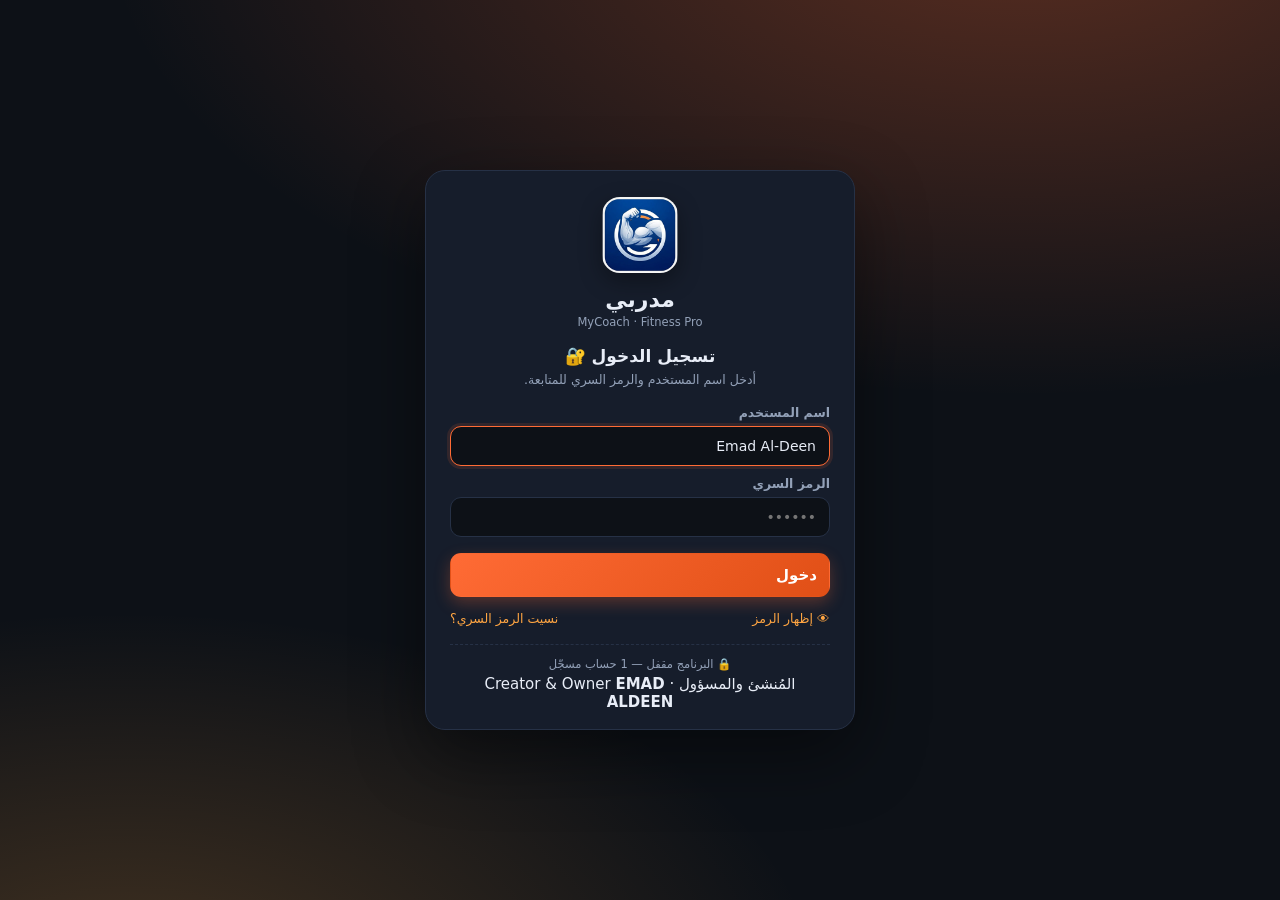
<file: index.html>
<!DOCTYPE html>
<html lang="ar" dir="rtl">
<head>
<meta charset="UTF-8">
<meta name="viewport" content="width=device-width, initial-scale=1.0">
<title>مدربي | MyCoach — إدارة كورسات كمال الأجسام</title>
<script>
/* تطبيق الثيم المحفوظ قبل رسم الصفحة لمنع الوميض */
try{
  var _st=JSON.parse(localStorage.getItem("mycoach.v1")||"{}");
  document.documentElement.setAttribute("data-theme",(_st.settings&&_st.settings.theme)||"dark");
}catch(e){document.documentElement.setAttribute("data-theme","dark")}
</script>
<link rel="icon" type="image/png" href="assets/img/favicon.png">
<link rel="apple-touch-icon" href="assets/img/logo.png">
<link rel="stylesheet" href="assets/css/styles.css">
</head>
<body>

<div class="app" id="app">

  <!-- ===== Sidebar ===== -->
  <aside class="sidebar" id="sidebar">
    <div class="brand">
      <div class="brand-logo"><img src="assets/img/logo.png" alt="MyCoach" onerror="this.parentNode.textContent='💪'"></div>
      <div class="brand-text">
        <strong>مدربي</strong>
        <span>MyCoach · Fitness Pro</span>
      </div>
    </div>

    <nav class="nav" id="mainNav">
      <button class="nav-item active" data-view="dashboard"><span class="nav-ico">📊</span><span class="nav-lbl">لوحة التحكم<em>Dashboard</em></span></button>
      <button class="nav-item" data-view="exercises"><span class="nav-ico">🏋️</span><span class="nav-lbl">قاعدة التمارين<em>Exercises</em></span></button>
      <button class="nav-item" data-view="plans"><span class="nav-ico">📋</span><span class="nav-lbl">خطط التمارين<em>Workout Plans</em></span></button>
      <button class="nav-item" data-view="clients"><span class="nav-ico">👥</span><span class="nav-lbl">متابعة العملاء<em>Clients</em></span></button>
      <button class="nav-item" data-view="nutrition"><span class="nav-ico">🥗</span><span class="nav-lbl">التغذية والحميات<em>Nutrition</em></span></button>
      <button class="nav-item" data-view="three"><span class="nav-ico">🎮</span><span class="nav-lbl">المختبر ثلاثي الأبعاد<em>3D Studio</em></span></button>
      <button class="nav-item" data-view="users"><span class="nav-ico">🔐</span><span class="nav-lbl">المستخدمون<em>Users & permissions</em></span></button>
      <button class="nav-item" data-view="settings"><span class="nav-ico">⚙️</span><span class="nav-lbl">الإعدادات<em>Settings</em></span></button>
    </nav>

    <div class="sidebar-foot">
      <div class="stat-mini">
        <div><b id="miniEx">0</b><span>تمرين</span></div>
        <div><b id="miniPlans">0</b><span>خطة</span></div>
        <div><b id="miniClients">0</b><span>عميل</span></div>
      </div>
    </div>
  </aside>

  <button class="nav-toggle" id="navToggle" aria-label="القائمة">☰</button>

  <!-- ===== Main ===== -->
  <main class="main">
    <header class="topbar">
      <div class="topbar-head">
        <img class="topbar-logo" src="assets/img/logo.png" alt="" onerror="this.remove()">
        <div>
          <h1 id="viewTitle">لوحة التحكم</h1>
          <p id="viewSub">Dashboard</p>
        </div>
      </div>
      <div class="topbar-actions">
        <div class="search-global">
          <input type="search" id="globalSearch" placeholder="بحث سريع… (تمرين / عميل / خطة)">
        </div>
        <span class="user-chip" id="userChip" hidden></span>
        <button class="btn btn-ghost" id="btnLock" title="تسجيل الخروج وقفل البرنامج" hidden>🚪 خروج</button>
        <button class="btn btn-ghost" id="btnTheme" title="تبديل الثيم">🎨 <span id="themeName">داكن</span></button>
        <button class="btn btn-ghost" id="btnBackup" title="تصدير نسخة احتياطية">⬇️ تصدير</button>
        <button class="btn btn-ghost" id="btnRestore" title="استيراد نسخة احتياطية">⬆️ استيراد</button>
        <input type="file" id="fileRestore" accept="application/json" hidden>
      </div>
    </header>

    <div class="views" id="views">

      <!-- ============ DASHBOARD ============ -->
      <section class="view active" id="view-dashboard">
        <div class="cards" id="dashCards"></div>

        <div class="grid-2">
          <div class="panel">
            <div class="panel-hd"><h2>ملخص نشاطك <em>Your activity</em></h2></div>
            <div class="panel-bd" id="dashActivity"></div>
          </div>
          <div class="panel">
            <div class="panel-hd"><h2>إجراءات سريعة <em>Quick actions</em></h2></div>
            <div class="panel-bd quick-actions">
              <button class="qa" data-go="exercises"><span>🏋️</span>تصفّح التمارين<em>Exercise library</em></button>
              <button class="qa" data-go="plans" data-act="new"><span>📋</span>إنشاء خطة جديدة<em>New plan</em></button>
              <button class="qa" data-go="clients" data-act="new"><span>➕</span>إضافة عميل<em>Add client</em></button>
              <button class="qa" data-go="nutrition"><span>🥗</span>حساب السعرات<em>Calorie calculator</em></button>
              <button class="qa" data-go="three"><span>🎮</span>المختبر ثلاثي الأبعاد<em>3D studio</em></button>
            </div>
          </div>
        </div>

        <div class="panel">
          <div class="panel-hd"><h2>خطة اليوم — تمارين مقترحة <em>Today's suggested session</em></h2></div>
          <div class="panel-bd" id="dashToday"></div>
        </div>
      </section>

      <!-- ============ EXERCISES ============ -->
      <section class="view" id="view-exercises">
        <div class="toolbar">
          <div class="filters">
            <input type="search" id="exSearch" placeholder="ابحث باسم التمرين… / search exercise">
            <select id="exMuscle">
              <option value="">كل العضلات / All muscles</option>
            </select>
            <select id="exEquip">
              <option value="">كل الأجهزة / Equipment</option>
            </select>
            <select id="exLevel">
              <option value="">كل المستويات / Level</option>
            </select>
            <select id="exType">
              <option value="">النوع / Type</option>
            </select>
          </div>
          <div class="filters">
            <button class="btn btn-soft" id="btnExToggleFav">★ المفضلة</button>
            <button class="btn btn-primary" id="btnAddEx">+ تمرين مخصص</button>
          </div>
        </div>
        <div class="chips" id="exChips"></div>
        <div class="grid-3" id="exGrid"></div>
      </section>

      <!-- ============ PLANS ============ -->
      <section class="view" id="view-plans">
        <div class="toolbar">
          <div class="filters">
            <select id="planFilter">
              <option value="">كل الخطط / All plans</option>
            </select>
            <select id="planSort">
              <option value="new">الأحدث أولاً</option>
              <option value="name">الاسم</option>
            </select>
          </div>
          <div class="filters">
            <button class="btn btn-soft" id="btnPlanTemplates">🧩 قوالب جاهزة</button>
            <button class="btn btn-primary" id="btnNewPlan">+ خطة جديدة</button>
            <button class="btn btn-soft" id="btnNewTextPlan" title="اكتب أو الصق البرنامج التدريبي بنفسك">✍️ خطة نصية</button>
          </div>
        </div>
        <div class="grid-3" id="planGrid"></div>
      </section>

      <!-- ============ CLIENTS ============ -->
      <section class="view" id="view-clients">
        <div class="toolbar">
          <div class="filters">
            <input type="search" id="clientSearch" placeholder="ابحث عن عميل…">
            <select id="clientGoal"><option value="">كل الأهداف / Goals</option></select>
          </div>
          <div class="filters">
            <button class="btn btn-primary" id="btnAddClient">+ عميل جديد</button>
          </div>
        </div>
        <div class="grid-3" id="clientGrid"></div>
      </section>

      <!-- ============ NUTRITION ============ -->
      <section class="view" id="view-nutrition">
        <div class="tabs" id="nutTabs">
          <button class="tab active" data-tab="calc">حاسبة السعرات<em>Calculator</em></button>
          <button class="tab" data-tab="diets">الحميات الجاهزة<em>Diet templates</em></button>
          <button class="tab" data-tab="foods">جدول الأطعمة<em>Food table</em></button>
          <button class="tab" data-tab="day">خطة اليوم<em>Today's meals</em></button>
        </div>

        <div class="tab-pane active" id="tab-calc">
          <div class="grid-2">
            <div class="panel">
              <div class="panel-hd"><h2>بيانات العميل <em>Client data</em></h2></div>
              <div class="panel-bd">
                <div class="form-grid">
                  <label>الجنس / Gender
                    <select id="nSex"><option value="m">ذكر Male</option><option value="f">أنثى Female</option></select>
                  </label>
                  <label>العمر / Age<input type="number" id="nAge" value="28" min="14" max="80"></label>
                  <label>الطول (سم) / Height<input type="number" id="nHeight" value="175" min="120" max="230"></label>
                  <label>الوزن (كجم) / Weight<input type="number" id="nWeight" value="78" min="35" max="250"></label>
                  <label>مستوى النشاط / Activity
                    <select id="nAct">
                      <option value="1.2">خامل (مكتب) Sedentary</option>
                      <option value="1.375">نشاط خفيف Light</option>
                      <option value="1.55" selected>متوسط (3-5 أيام) Moderate</option>
                      <option value="1.725">عالٍ (6-7 أيام) Active</option>
                      <option value="1.9">رياضي محترف Athlete</option>
                    </select>
                  </label>
                  <label>الهدف / Goal
                    <select id="nGoal">
                      <option value="cut">خسارة دهون Fat loss</option>
                      <option value="maintain">ثبات Maintain</option>
                      <option value="bulk">تضخيم Muscle gain</option>
                      <option value="strength">قوة Strength</option>
                    </select>
                  </label>
                </div>
                <label class="chk"><input type="checkbox" id="nBF"> إدخال نسبة الدهون يدوياً (اختياري)</label>
                <div class="form-grid" id="nBFWrap" hidden>
                  <label>نسبة الدهون % / Body fat<input type="number" id="nBFVal" value="20" min="4" max="60"></label>
                </div>
              </div>
            </div>
            <div class="panel">
              <div class="panel-hd"><h2>النتائج <em>Results</em></h2></div>
              <div class="panel-bd" id="calcResults"></div>
            </div>
          </div>
        </div>

        <div class="tab-pane" id="tab-diets"><div class="grid-3" id="dietGrid"></div></div>

        <div class="tab-pane" id="tab-foods">
          <div class="toolbar">
            <div class="filters">
              <input type="search" id="foodSearch" placeholder="ابحث عن طعام…">
              <select id="foodCat"><option value="">كل الفئات / Categories</option></select>
            </div>
            <div class="filters"><button class="btn btn-primary" id="btnAddFood">+ طعام جديد</button></div>
          </div>
          <div class="panel"><div class="panel-bd table-wrap"><table class="table" id="foodTable"></table></div></div>
        </div>

        <div class="tab-pane" id="tab-day">
          <div class="panel">
            <div class="panel-hd">
              <h2>مولّد خطة اليوم <em>Daily meal plan</em></h2>
              <div class="filters">
                <button class="btn btn-soft" id="btnGenDay">🎲 توليد</button>
                <button class="btn btn-ghost" id="btnPrintDay">🖨️ طباعة</button>
              </div>
            </div>
            <div class="panel-bd" id="dayPlan"></div>
          </div>
        </div>
      </section>

      <!-- ============ 3D STUDIO ============ -->
      <section class="view" id="view-three">
        <div class="tabs" id="threeTabs">
          <button class="tab active" data-tab="anatomy">جسم العضلات<em>3D Anatomy</em></button>
          <button class="tab" data-tab="anim">أنيميشن التمارين<em>Motion Lab</em></button>
          <button class="tab" data-tab="plates">حاسبة الأثقال<em>Plate loader</em></button>
        </div>

        <!-- --- Anatomy --- -->
        <div class="tab-pane active" id="tp-anatomy">
          <div class="three-layout">
            <div class="panel stage-panel">
              <div class="panel-hd">
                <h2>⠿ نموذج العضلات <em>اضغط على أي عضلة لعرض تمارينها</em></h2>
                <div class="filters">
                  <button class="btn btn-sm btn-soft" id="btnAutoRot">⟳ دوران تلقائي</button>
                  <button class="btn btn-sm btn-ghost" id="btnCamReset">⌂ إعادة الضبط</button>
                </div>
              </div>
              <div class="stage" id="stageAnatomy">
                <canvas id="cvAnatomy"></canvas>
                <div class="stage-badge" id="aBadge">—</div>
                <div class="stage-hint">اسحب للتدوير · عجلة الفأرة/الإصبع للتقريب · اضغط على عضلة</div>
              </div>
            </div>
            <div class="panel">
              <div class="panel-hd"><h2 id="aTitle">اختر عضلة من النموذج</h2></div>
              <div class="panel-bd" id="aInfo">
                <p class="muted" style="margin-top:0">حرّك المجسم واضغط على أي مجموعة عضلية
                  (بالأزرار أو باللمس) لتظهر لك قائمتها من التمارين مع إمكانية إضافتها مباشرة لأي خطة.</p>
                <div class="muscle-list" id="aChips"></div>
              </div>
            </div>
          </div>
        </div>

        <!-- --- Motion lab --- -->
        <div class="tab-pane" id="tp-anim">
          <div class="three-layout">
            <div class="panel stage-panel">
              <div class="panel-hd">
                <h2>⠿ مختبر الحركة <em>صيغة التنفيذ بشكل متحرك</em></h2>
                <div class="filters" id="animChips"></div>
              </div>
              <div class="stage" id="stageAnim">
                <canvas id="cvAnim"></canvas>
                <div class="stage-hint">اسحب للتدوير حول المشهد</div>
              </div>
              <div class="panel-bd anim-controls">
                <button class="btn btn-primary" id="btnPlay">⏸ إيقاف مؤقت</button>
                <label class="speed">السرعة
                  <input type="range" id="rngSpeed" min="0.3" max="2.5" step="0.1" value="1">
                  <b id="speedVal">1.0×</b>
                </label>
                <div class="rep-counter">التكرار <b id="repCount">0</b></div>
                <div class="progress"><div id="repBar"></div></div>
              </div>
            </div>
            <div class="panel">
              <div class="panel-hd"><h2 id="anTitle">—</h2></div>
              <div class="panel-bd" id="anInfo"></div>
            </div>
          </div>
        </div>

        <!-- --- Plate loader --- -->
        <div class="tab-pane" id="tp-plates">
          <div class="three-layout">
            <div class="panel stage-panel">
              <div class="panel-hd"><h2>⠿ بارا الأثقال <em>اضبط الوزن وشاهد التوزيع</em></h2></div>
              <div class="stage" id="stagePlates">
                <canvas id="cvPlates"></canvas>
                <div class="stage-hint">اسحب للتدوير · عجلة الفأرة للتقريب</div>
              </div>
              <div class="panel-bd">
                <label class="speed">الوزن الإجمالي: <b id="plateTotal">60</b> كجم
                  <input type="range" id="rngPlates" min="20" max="320" step="2.5" value="60">
                </label>
                <div class="filters" style="margin-top:12px">
                  <button class="btn btn-sm btn-soft" data-bar="20">بارا رجالي · 20كجم</button>
                  <button class="btn btn-sm btn-ghost" data-bar="15">بارا نسائي · 15كجم</button>
                </div>
              </div>
            </div>
            <div class="panel">
              <div class="panel-hd"><h2>توزيع الأوزان <em>Plate math</em></h2></div>
              <div class="panel-bd" id="plateInfo"></div>
            </div>
          </div>
        </div>
      </section>

      <!-- ============ USERS / PERMISSIONS ============ -->
      <section class="view" id="view-users">
        <div class="cards" id="uStats"></div>

        <div class="panel">
          <div class="panel-hd">
            <h2>المستخدمون والصلاحيات <em>Users & roles</em></h2>
            <div class="filters">
              <button class="btn btn-soft" id="btnRecovery">♻️ رمز استعادة جديد</button>
              <button class="btn btn-primary" id="btnAddUser">+ مستخدم جديد</button>
            </div>
          </div>
          <div class="panel-bd" id="userList"></div>
        </div>

        <div class="panel">
          <div class="panel-hd">
            <h2>سجل محاولات الدخول <em>Login attempts</em></h2>
            <div class="filters">
              <button class="btn btn-soft" id="btnClearLog">🧹 مسح السجل</button>
            </div>
          </div>
          <div class="panel-bd" id="loginLog"></div>
        </div>
      </section>

      <!-- ============ SETTINGS ============ -->
      <section class="view" id="view-settings">
        <div class="grid-2">
          <div class="panel">
            <div class="panel-hd"><h2>بياناتك كمدرب <em>Trainer profile</em></h2></div>
            <div class="panel-bd">
              <div class="form-grid">
                <label>الاسم / Name<input type="text" id="setName" placeholder="اسم المدرب"></label>
                <label>اسم النادي / Gym<input type="text" id="setGym" placeholder="اسم الجيم"></label>
                <label>الهاتف / Phone<input type="text" id="setPhone" placeholder="رقم التواصل"></label>
              </div>
              <button class="btn btn-primary" id="btnSaveSettings">حفظ</button>
            </div>
          </div>
          <div class="panel">
            <div class="panel-hd"><h2>النسخ الاحتياطي <em>Backup & restore</em></h2></div>
            <div class="panel-bd">
              <p class="muted">كل بياناتك محفوظة داخل متصفحك (Local Storage). صدّر نسخة احتياطية دورياً لحمايتها.</p>
              <div class="filters" style="margin-top:12px">
                <button class="btn btn-primary" id="btnExport2">⬇️ تصدير JSON</button>
                <button class="btn btn-soft" id="btnImport2">⬆️ استيراد</button>
                <button class="btn btn-danger" id="btnReset">🗑️ تصفير كل البيانات</button>
              </div>
            </div>
          </div>
        </div>

        <div class="panel">
          <div class="panel-hd"><h2>المظهر والثيمات <em>Appearance & themes</em></h2></div>
          <div class="panel-bd">
            <div class="theme-grid" id="themeGrid"></div>
            <p class="theme-note">يُحفظ الثيم المختار تلقائياً ويطبق على كل الشاشات والرسوم والتقارير المطبوعة.</p>
          </div>
        </div>

        <div class="panel">
          <div class="panel-hd"><h2>عن البرنامج <em>About</em></h2></div>
          <div class="panel-bd">
            <div class="about-row">
              <img class="about-logo" src="assets/img/logo.png" alt="" onerror="this.remove()">
              <div>
                <h3>مدربي · MyCoach</h3>
                <p>برنامج إدارة كورسات كمال الأجسام واللياقة — يعمل بالكامل داخل المتصفح،
                   بدون إنترنت وبدون خادم، بواجهة عربية + إنجليزية.</p>
                <p class="creator">👤 المُنشئ والمسؤول: <b>EMAD ALDEEN</b></p>
              </div>
            </div>
          </div>
        </div>
      </section>

    </div>
  </main>
</div>

<!-- ===== Modal ===== -->
<div class="modal-backdrop" id="modalBackdrop" hidden>
  <div class="modal" id="modal" role="dialog" aria-modal="true">
    <div class="modal-hd">
      <h3 id="modalTitle">عنوان</h3>
      <button class="modal-x" id="modalClose">✕</button>
    </div>
    <div class="modal-bd" id="modalBody"></div>
    <div class="modal-ft" id="modalFoot"></div>
  </div>
</div>

<!-- ===== Drawer (exercise / client detail) ===== -->
<div class="drawer-backdrop" id="drawerBackdrop" hidden>
  <aside class="drawer" id="drawer">
    <div class="modal-hd">
      <h3 id="drawerTitle">تفاصيل</h3>
      <button class="modal-x" id="drawerClose">✕</button>
    </div>
    <div class="drawer-bd" id="drawerBody"></div>
  </aside>
</div>

<!-- ===== Lock / login screen ===== -->
<div class="lock" id="lockScreen" hidden>
  <div class="lock-card">
    <img class="lock-logo" src="assets/img/logo.png" alt="" onerror="this.remove()">
    <div class="lock-brand"><strong>مدربي</strong><span>MyCoach · Fitness Pro</span></div>
    <div class="lock-body" id="lockForm"></div>
    <div class="lock-foot" id="lockFoot"></div>
    <div class="lock-credit">المُنشئ والمسؤول · Creator &amp; Owner <b>EMAD ALDEEN</b></div>
  </div>
</div>

<div class="toasts" id="toasts"></div>
<div id="printArea" class="print-area"></div>

<script src="assets/js/data.js"></script>
<script src="assets/js/store.js"></script>
<script src="assets/js/ui.js"></script>
<script src="assets/js/auth.js"></script>
<script src="assets/js/views-exercises.js"></script>
<script src="assets/js/views-plans.js"></script>
<script src="assets/js/views-clients.js"></script>
<script src="assets/js/views-nutrition.js"></script>
<script src="assets/vendor/three.min.js"></script>
<script src="assets/js/view-3d.js"></script>
<script src="assets/js/app.js"></script>
</body>
</html>
</file>
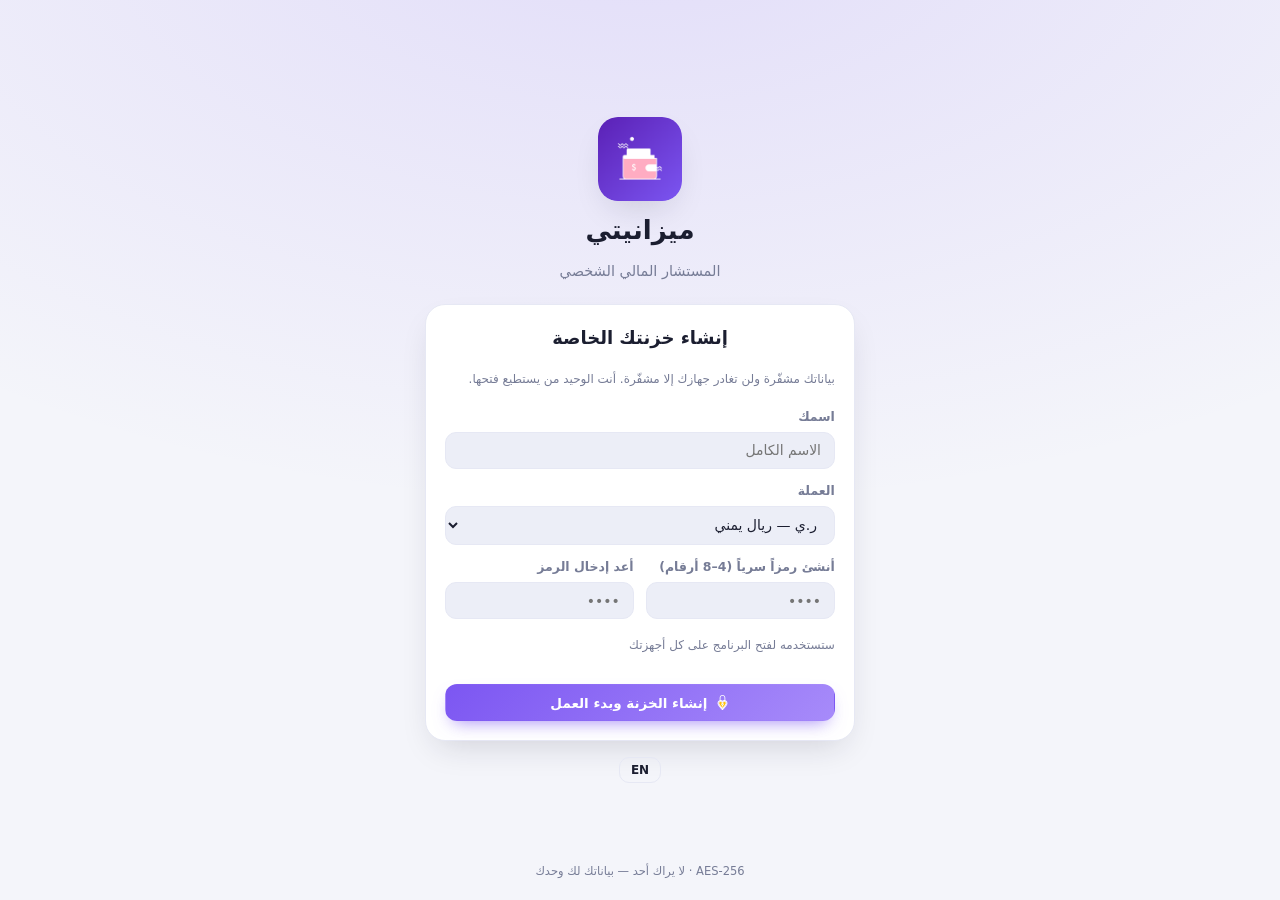
<file: finance/index.html>
<!DOCTYPE html>
<html lang="ar" dir="rtl">
<head>
  <meta charset="UTF-8">
  <meta name="viewport" content="width=device-width, initial-scale=1, viewport-fit=cover">
  <meta name="theme-color" content="#f4f5fa">
  <meta name="description" content="ميزانيتي — مستشار مالي شخصي مشفّر يعمل على الهاتف والكمبيوتر مع مزامنة خاصة">
  <meta name="apple-mobile-web-app-capable" content="yes">
  <meta name="apple-mobile-web-app-status-bar-style" content="black-translucent">
  <title>ميزانيتي | MIZANIYATI — المستشار المالي الشخصي</title>
  <link rel="manifest" href="manifest.webmanifest">
  <link rel="icon" type="image/png" href="assets/img/favicon.png">
  <link rel="apple-touch-icon" href="assets/img/icon-192.png">
  <link rel="stylesheet" href="assets/css/styles.css">
</head>
<body>

  <!-- ===================== شاشة القفل / الإنشاء ===================== -->
  <div id="lock-screen">
    <div id="lock-card"></div>
    <p class="lock-foot muted">AES-256 · لا يراك أحد — بياناتك لك وحدك</p>
  </div>

  <!-- ===================== التطبيق ===================== -->
  <div id="app" class="hidden">
    <aside id="sidebar"></aside>
    <div id="scrim" onclick="App.closeSidebar()"></div>
    <div id="main">
      <header id="topbar"></header>
      <main id="view" class="view"></main>
    </div>
  </div>

  <div id="modals"></div>
  <div id="toasts" aria-live="polite"></div>

  <!-- ===================== السكربتات (بالترتيب) ===================== -->
  <script src="assets/js/i18n.js"></script>
  <script src="assets/js/icons-mc.js"></script>
  <script src="assets/js/icons.js"></script>
  <script src="assets/js/util.js"></script>
  <script src="assets/js/data.js"></script>
  <script src="assets/js/vault.js"></script>
  <script src="assets/js/model.js"></script>
  <script src="assets/js/sync.js"></script>
  <script src="assets/js/advisor.js"></script>
  <script src="assets/js/views-core.js"></script>
  <script src="assets/js/views-finance.js"></script>
  <script src="assets/js/views-advisor.js"></script>
  <script src="assets/js/views-settings.js"></script>
  <script src="assets/js/app.js"></script>
</body>
</html>
</file>
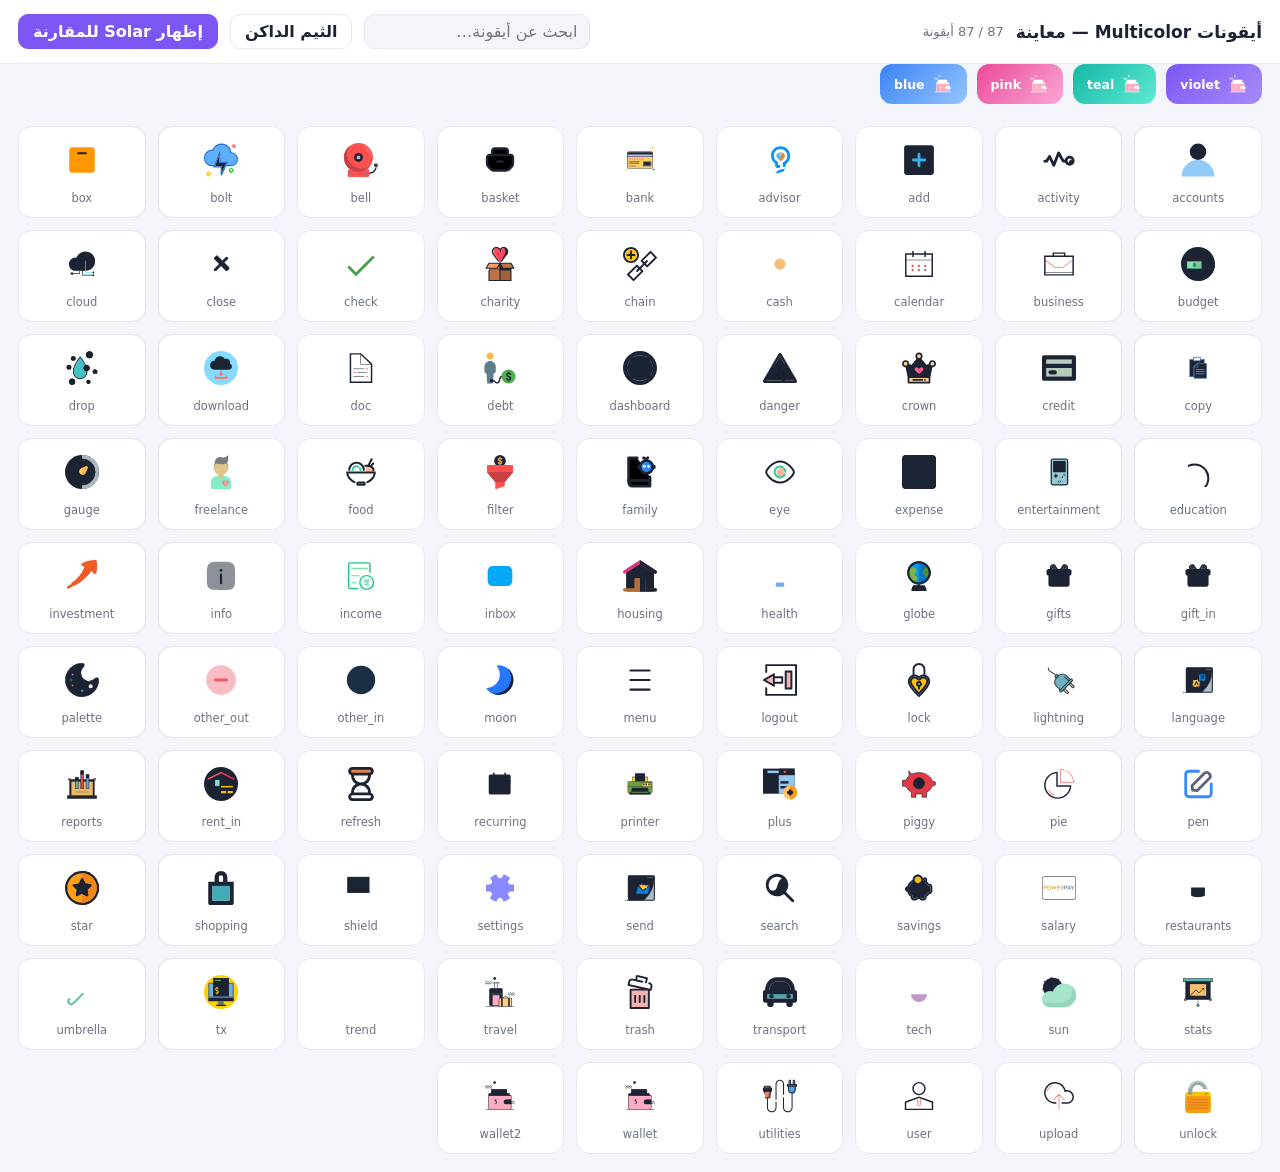
<file: finance/tools/icon-preview.html>
<!doctype html>
<!-- معاينة أيقونات Multicolor — أداة تطوير فقط (غير منشورة في السايت) -->
<html lang="ar" dir="rtl">
<head>
<meta charset="utf-8">
<meta name="viewport" content="width=device-width, initial-scale=1">
<title>معاينة أيقونات — ميزانيتي</title>
<style>
  :root { --bg:#f4f5fa; --card:#fff; --text:#1c2333; --sub:#6b7280; --border:#e6e8f2; }
  [data-theme="dark"] { --bg:#0f1524; --card:#161d31; --text:#eef1f9; --sub:#9aa3b8; --border:#253047; }
  * { box-sizing:border-box; }
  body { margin:0; font-family:system-ui,-apple-system,"Segoe UI",Tahoma,sans-serif; background:var(--bg); color:var(--text); }
  header { position:sticky; top:0; z-index:5; background:var(--card); border-bottom:1px solid var(--border); padding:14px 18px; display:flex; gap:12px; align-items:center; flex-wrap:wrap; }
  h1 { font-size:17px; margin:0; }
  .count { color:var(--sub); font-size:13px; }
  .spacer { flex:1; }
  button { font:inherit; padding:7px 14px; border-radius:10px; border:1px solid var(--border); background:var(--card); color:var(--text); cursor:pointer; font-weight:700; }
  button.primary { background:#7c56f2; border-color:#7c56f2; color:#fff; }
  input[type=search] { font:inherit; padding:7px 12px; border-radius:10px; border:1px solid var(--border); background:var(--bg); color:var(--text); min-width:180px; }
  .grid { display:grid; grid-template-columns:repeat(auto-fill,minmax(118px,1fr)); gap:12px; padding:18px; }
  .cell { background:var(--card); border:1px solid var(--border); border-radius:14px; padding:16px 8px 12px; text-align:center; }
  .cell .ic { width:34px; height:34px; }
  .cell .nm { margin-top:10px; font-size:11.5px; color:var(--sub); word-break:break-all; direction:ltr; }
  .cell.solar .ic { color:var(--text); }
  /* شريط علوي ملوّن لاختبار التباين على خلفيات متدرجة */
  .strip { display:flex; gap:10px; padding:0 18px 4px; flex-wrap:wrap; }
  .chip { display:flex; align-items:center; gap:8px; padding:10px 14px; border-radius:12px; color:#fff; font-size:12.5px; font-weight:700; }
  .chip .ic { width:20px; height:20px; color:#fff; }
</style>
</head>
<body data-theme="light">
<header>
  <h1>أيقونات Multicolor — معاينة</h1>
  <span class="count" id="cnt"></span>
  <span class="spacer"></span>
  <input type="search" id="q" placeholder="ابحث عن أيقونة…">
  <button id="theme">الثيم الداكن</button>
  <button id="toggle" class="primary">إظهار Solar للمقارنة</button>
</header>
<div class="strip" id="strip"></div>
<div class="grid" id="grid"></div>

<script src="../assets/js/icons-mc.js"></script>
<script src="../assets/js/icons.js"></script>
<script>
(function () {
  var grid = document.getElementById('grid');
  var cnt = document.getElementById('cnt');
  var q = document.getElementById('q');
  var showSolar = false;
  var keys = Object.keys(IconsMC);
  cnt.textContent = keys.length + ' أيقونة';

  // شريط تدرجات لاختبار التباين
  var strips = [
    ['linear-gradient(135deg,#7c56f2,#a78bfa)', 'violet'],
    ['linear-gradient(135deg,#14b8a6,#5eead4)', 'teal'],
    ['linear-gradient(135deg,#ec4899,#f9a8d4)', 'pink'],
    ['linear-gradient(135deg,#3b82f6,#93c5fd)', 'blue'],
  ];
  var strip = document.getElementById('strip');
  strips.forEach(function (s) {
    var d = document.createElement('div');
    d.className = 'chip';
    d.style.background = s[0];
    d.innerHTML = ic('wallet') .outerHTML + '<span>' + s[1] + '</span>';
    strip.appendChild(d);
  });

  function render() {
    var term = (q.value || '').toLowerCase().trim();
    grid.innerHTML = '';
    var shown = 0;
    keys.forEach(function (k) {
      if (term && k.indexOf(term) === -1) return;
      shown++;
      var cell = document.createElement('div');
      cell.className = 'cell' + (showSolar ? ' solar' : '');
      var a = showSolar ? icSolar(k) : ic(k);
      cell.appendChild(a);
      var nm = document.createElement('div');
      nm.className = 'nm';
      nm.textContent = k;
      cell.appendChild(nm);
      grid.appendChild(cell);
    });
    cnt.textContent = shown + ' / ' + keys.length + ' أيقونة';
  }

  q.addEventListener('input', render);
  document.getElementById('theme').addEventListener('click', function () {
    var b = document.body;
    var dark = b.getAttribute('data-theme') === 'dark';
    b.setAttribute('data-theme', dark ? 'light' : 'dark');
    this.textContent = dark ? 'الثيم الداكن' : 'الثيم الفاتح';
  });
  document.getElementById('toggle').addEventListener('click', function () {
    showSolar = !showSolar;
    this.textContent = showSolar ? 'إظهار الملوّنة' : 'إظهار Solar للمقارنة';
    render();
  });
  render();
})();
</script>
</body>
</html>
</file>
<file: assets/css/styles.css>
/* ============ MyCoach — Fitness Trainer App ============ */

/* ---------- الثيم الافتراضي: داكن كلاسيكي ---------- */
:root,[data-theme="dark"]{
  --bg:#0d1117; --bg2:#111722; --panel:#161d2b; --panel2:#1c2536;
  --line:#263146; --txt:#e8edf7; --muted:#93a1b8;
  --brand:#ff6b35; --brand2:#ffa542; --brand-deep:#e04f16; --brand-deep2:#c2410c;
  --accent:#22d3ee; --green:#34d399; --red:#f87171; --yellow:#fbbf24; --blue:#60a5fa;
  --r:14px; --shadow:0 10px 30px rgba(0,0,0,.35);
  --ff:"Segoe UI","Tahoma","Cairo",system-ui,sans-serif;
  /* أسطح وقوام */
  --s-hover:#1a2334; --s-soft:#212b3e; --s-soft-h:#28344a;
  --s-chip:#1b2436; --s-chip-h:#202a3e; --s-input:#121826; --s-tag:#1e2739;
  --s-day:#141b29; --s-toast:#1c2536; --s-mx:#212b3e;
  --s-side-a:#121926; --s-side-b:#0e131d; --s-top:rgba(13,17,23,.72);
  --s-glow1:#1a2338; --s-glow2:#241a17;
  --s-stage-a:#1d2739; --s-stage-b:#0b1018;
  --s-scroll:#2b3548; --s-border-h:#37455f; --s-ghost-h:#3a475f;
  --s-w2:rgba(255,255,255,.02); --s-w25:rgba(255,255,255,.025); --s-b15:rgba(0,0,0,.15);
  --s-backdrop:rgba(4,7,12,.72); --s-hint:rgba(6,10,16,.55); --s-hint2:rgba(6,10,16,.5);
  --s-avatar-a:#33405c; --s-avatar-b:#22304a; --s-chart-edge:#0d1117;
  --3d-ground:#141c2b;
}

/* ---------- ثيم فاتح ---------- */
[data-theme="light"]{
  --bg:#f3f6fb; --bg2:#eef2f8; --panel:#ffffff; --panel2:#f7f9fc;
  --line:#e3e9f3; --txt:#0f172a; --muted:#5b6b85;
  --brand:#ff6b35; --brand2:#e15514; --brand-deep:#e04f16; --brand-deep2:#c2410c;
  --accent:#0891b2; --green:#0e9f6e; --red:#dc2626; --yellow:#b45309; --blue:#2563eb;
  --r:14px; --shadow:0 10px 30px rgba(15,25,50,.12);
  --s-hover:#eaeff8; --s-soft:#eef1f7; --s-soft-h:#e3e9f3;
  --s-chip:#eef1f7; --s-chip-h:#e3e9f3; --s-input:#f8fafd; --s-tag:#f1f4fa;
  --s-day:#fafbfd; --s-toast:#ffffff; --s-mx:#eef1f7;
  --s-side-a:#ffffff; --s-side-b:#f1f5fc; --s-top:rgba(255,255,255,.82);
  --s-glow1:#e4ebfa; --s-glow2:#ffeadf;
  --s-stage-a:#eef2f9; --s-stage-b:#dde5f2;
  --s-scroll:#c3cddd; --s-border-h:#c7d1e1; --s-ghost-h:#b4c0d3;
  --s-w2:rgba(15,23,42,.03); --s-w25:rgba(15,23,42,.045); --s-b15:rgba(15,23,42,.07);
  --s-backdrop:rgba(15,23,42,.45); --s-hint:rgba(255,255,255,.86); --s-hint2:rgba(255,255,255,.8);
  --s-avatar-a:#dbe3f2; --s-avatar-b:#c8d4ea; --s-chart-edge:#ffffff;
  --3d-ground:#dee6f3;
}

/* ---------- ثيم أزرق محيطي ---------- */
[data-theme="ocean"]{
  --bg:#061420; --bg2:#0a1c2b; --panel:#0e2032; --panel2:#13293e;
  --line:#1f3f5c; --txt:#e7f4fb; --muted:#8fb2c9;
  --brand:#22d3ee; --brand2:#7de3ff; --brand-deep:#06b6d4; --brand-deep2:#0e7490;
  --accent:#ffa542; --green:#34d399; --red:#f87171; --yellow:#fbbf24; --blue:#60a5fa;
  --r:14px; --shadow:0 10px 30px rgba(0,8,16,.45);
  --s-hover:#122c42; --s-soft:#153349; --s-soft-h:#1a3d57;
  --s-chip:#122c42; --s-chip-h:#173a54; --s-input:#081926; --s-tag:#153145;
  --s-day:#0d2437; --s-toast:#153349; --s-mx:#153349;
  --s-side-a:#0a2033; --s-side-b:#061725; --s-top:rgba(6,20,32,.75);
  --s-glow1:#0d3350; --s-glow2:#07323a;
  --s-stage-a:#123650; --s-stage-b:#05131f;
  --s-scroll:#21587a; --s-border-h:#2b5a7e; --s-ghost-h:#2f638a;
  --s-w2:rgba(255,255,255,.03); --s-w25:rgba(255,255,255,.04); --s-b15:rgba(0,6,12,.25);
  --s-backdrop:rgba(3,12,20,.72); --s-hint:rgba(4,14,24,.55); --s-hint2:rgba(4,14,24,.5);
  --s-avatar-a:#1b4a68; --s-avatar-b:#123c56; --s-chart-edge:#061420;
  --3d-ground:#0c2a40;
}

/* ---------- ثيم بنفسجي ---------- */
[data-theme="violet"]{
  --bg:#0f0b1a; --bg2:#150f26; --panel:#191231; --panel2:#211843;
  --line:#33264f; --txt:#f0ebfb; --muted:#a497c7;
  --brand:#a78bfa; --brand2:#c9bcff; --brand-deep:#8b5cf6; --brand-deep2:#7c3aed;
  --accent:#22d3ee; --green:#34d399; --red:#f87171; --yellow:#fbbf24; --blue:#60a5fa;
  --r:14px; --shadow:0 10px 30px rgba(0,0,0,.45);
  --s-hover:#221a3d; --s-soft:#251c45; --s-soft-h:#2c2352;
  --s-chip:#221a3d; --s-chip-h:#2a2150; --s-input:#150f28; --s-tag:#251d42;
  --s-day:#1a1336; --s-toast:#251c45; --s-mx:#251c45;
  --s-side-a:#1c1440; --s-side-b:#130d28; --s-top:rgba(15,11,26,.75);
  --s-glow1:#2a1e56; --s-glow2:#3a1c40;
  --s-stage-a:#261c4a; --s-stage-b:#0d0918;
  --s-scroll:#3d2f66; --s-border-h:#473870; --s-ghost-h:#4f3f7c;
  --s-w2:rgba(255,255,255,.03); --s-w25:rgba(255,255,255,.04); --s-b15:rgba(0,0,0,.22);
  --s-backdrop:rgba(8,5,16,.7); --s-hint:rgba(10,6,20,.55); --s-hint2:rgba(10,6,20,.5);
  --s-avatar-a:#3a2c66; --s-avatar-b:#2b2050; --s-chart-edge:#0f0b1a;
  --3d-ground:#1d1640;
}

*{box-sizing:border-box}
html,body{margin:0;padding:0}
body{
  font-family:var(--ff); background:
   radial-gradient(1200px 600px at 100% -10%, var(--s-glow1) 0%, transparent 60%),
   radial-gradient(900px 500px at -10% 110%, var(--s-glow2) 0%, transparent 55%),
   var(--bg);
  color:var(--txt); min-height:100vh; font-size:15px;
  transition:background-color .25s ease, color .25s ease;
}
em{font-style:normal;color:var(--muted);font-size:.78em;display:block;font-weight:500;letter-spacing:.3px}
button,input,select,textarea{font-family:inherit;font-size:inherit;color:inherit}
h1,h2,h3,h4{margin:0}
.muted{color:var(--muted)}
::-webkit-scrollbar{width:10px;height:10px}
::-webkit-scrollbar-thumb{background:var(--s-scroll);border-radius:10px}
::-webkit-scrollbar-track{background:transparent}

/* ===== Layout ===== */
.app{display:flex;min-height:100vh}
.sidebar{
  width:245px;flex:0 0 245px;background:linear-gradient(180deg,var(--s-side-a),var(--s-side-b));
  border-left:1px solid var(--line);display:flex;flex-direction:column;
  position:sticky;top:0;height:100vh;z-index:40;
}
.brand{display:flex;gap:10px;align-items:center;padding:18px 16px;border-bottom:1px solid var(--line)}
.brand-logo{width:42px;height:42px;display:grid;place-items:center;font-size:22px;border-radius:12px;
  background:linear-gradient(135deg,var(--brand),var(--brand-deep2));box-shadow:0 6px 18px color-mix(in srgb,var(--brand) 35%,transparent)}
.brand-logo img{width:100%;height:100%;object-fit:contain;border-radius:12px}
.brand-text strong{display:block;font-size:19px}
.brand-text span{font-size:11px;color:var(--muted)}
.nav{padding:12px 10px;display:flex;flex-direction:column;gap:4px;flex:1;overflow:auto}
.nav-item{
  display:flex;align-items:center;gap:11px;padding:11px 12px;border:0;background:transparent;
  border-radius:11px;cursor:pointer;text-align:right;color:var(--txt);transition:.15s;
}
.nav-item:hover{background:var(--s-hover)}
.nav-item.active{background:linear-gradient(90deg,color-mix(in srgb,var(--brand) 18%,transparent),color-mix(in srgb,var(--brand) 4%,transparent));
  box-shadow:inset -3px 0 0 var(--brand);color:var(--txt)}
.nav-ico{font-size:17px}
.nav-lbl{font-weight:600;font-size:14px;line-height:1.15}
.sidebar-foot{padding:12px;border-top:1px solid var(--line)}
.stat-mini{display:flex;justify-content:space-between;text-align:center}
.stat-mini b{display:block;font-size:17px;color:var(--brand2)}
.stat-mini span{font-size:10.5px;color:var(--muted)}
.nav-toggle{display:none;position:fixed;top:12px;right:12px;z-index:60;width:42px;height:42px;border-radius:12px;
  border:1px solid var(--line);background:var(--panel);font-size:18px;cursor:pointer}

.main{flex:1;min-width:0;display:flex;flex-direction:column}
.topbar{display:flex;justify-content:space-between;align-items:center;gap:16px;flex-wrap:wrap;
  padding:16px 22px;border-bottom:1px solid var(--line);background:var(--s-top);backdrop-filter:blur(8px);
  position:sticky;top:0;z-index:30}
.topbar h1{font-size:20px}
.topbar-head{display:flex;align-items:center;gap:12px;min-width:0}
.topbar-logo{width:38px;height:38px;flex:none;object-fit:contain;border-radius:11px;
  box-shadow:0 5px 16px rgba(0,0,0,.28)}
.topbar p{margin:2px 0 0;font-size:11.5px;color:var(--muted)}
.topbar-actions{display:flex;gap:8px;align-items:center;flex-wrap:wrap}
.search-global input{width:220px;padding:9px 13px;border-radius:11px;border:1px solid var(--line);
  background:var(--panel);outline:none}
.search-global input:focus{border-color:var(--brand)}
.views{padding:20px 22px 60px}
.view{display:none;animation:fade .25s ease}
.view.active{display:block}
@keyframes fade{from{opacity:0;transform:translateY(6px)}to{opacity:1;transform:none}}

/* ===== Components ===== */
.cards{display:grid;grid-template-columns:repeat(auto-fit,minmax(180px,1fr));gap:14px;margin-bottom:18px}
.card{background:linear-gradient(160deg,var(--panel2),var(--panel));border:1px solid var(--line);
  border-radius:var(--r);padding:16px;position:relative;overflow:hidden}
.card::after{content:"";position:absolute;inset:auto -30px -40px auto;width:110px;height:110px;border-radius:50%;
  background:radial-gradient(circle,color-mix(in srgb,var(--brand) 22%,transparent),transparent 70%)}
.card .k{font-size:12.5px;color:var(--muted)}
.card .v{font-size:28px;font-weight:800;margin-top:6px}
.card .s{font-size:11.5px;color:var(--green);margin-top:4px}
.card.i2::after{background:radial-gradient(circle,color-mix(in srgb,var(--accent) 20%,transparent),transparent 70%)}
.card.i3::after{background:radial-gradient(circle,color-mix(in srgb,var(--green) 20%,transparent),transparent 70%)}
.card.i4::after{background:radial-gradient(circle,color-mix(in srgb,var(--blue) 20%,transparent),transparent 70%)}

.grid-2{display:grid;grid-template-columns:1fr 1fr;gap:16px;margin-bottom:16px}
.grid-3{display:grid;grid-template-columns:repeat(auto-fill,minmax(285px,1fr));gap:15px}
.panel{background:var(--panel);border:1px solid var(--line);border-radius:var(--r);overflow:hidden;margin-bottom:16px}
.panel-hd{display:flex;justify-content:space-between;align-items:center;gap:12px;flex-wrap:wrap;
  padding:14px 16px;border-bottom:1px solid var(--line);background:var(--s-w2)}
.panel-hd h2{font-size:15px}
.panel-bd{padding:16px}

.toolbar{display:flex;justify-content:space-between;gap:12px;flex-wrap:wrap;margin-bottom:14px}
.filters{display:flex;gap:8px;flex-wrap:wrap;align-items:center}
.filters input,.filters select{padding:9px 12px;border-radius:11px;border:1px solid var(--line);background:var(--panel);outline:none}
.filters input:focus,.filters select:focus{border-color:var(--brand)}

.btn{padding:9px 15px;border-radius:11px;border:1px solid transparent;cursor:pointer;font-weight:600;
  font-size:13.5px;transition:.15s;display:inline-flex;align-items:center;gap:6px}
.btn:active{transform:translateY(1px)}
.btn-primary{background:linear-gradient(135deg,var(--brand),var(--brand-deep));color:#fff;
  box-shadow:0 6px 16px color-mix(in srgb,var(--brand) 28%,transparent)}
.btn-primary:hover{filter:brightness(1.08)}
.btn-soft{background:var(--s-soft);border-color:var(--line);color:var(--txt)}
.btn-soft:hover{background:var(--s-soft-h)}
.btn-ghost{background:transparent;border-color:var(--line);color:var(--muted)}
.btn-ghost:hover{color:var(--txt);border-color:var(--s-ghost-h)}
.btn-danger{background:color-mix(in srgb,var(--red) 12%,transparent);border-color:color-mix(in srgb,var(--red) 40%,transparent);color:var(--red)}
.btn-sm{padding:6px 10px;font-size:12.5px;border-radius:9px}
.btn-block{width:100%;justify-content:center}

.chips{display:flex;gap:8px;flex-wrap:wrap;margin-bottom:14px}
.chip{padding:6px 12px;border-radius:20px;background:var(--s-chip);border:1px solid var(--line);
  font-size:12.5px;cursor:pointer;transition:.15s}
.chip:hover{border-color:var(--brand)}
.chip.active{background:color-mix(in srgb,var(--brand) 15%,transparent);border-color:var(--brand);color:var(--brand2)}

/* Cards (exercise/plan/client) */
.item{background:var(--panel);border:1px solid var(--line);border-radius:var(--r);overflow:hidden;
  display:flex;flex-direction:column;transition:.16s}
.item:hover{border-color:var(--s-border-h);transform:translateY(-3px);box-shadow:var(--shadow)}
.item-hd{padding:13px 14px 10px;display:flex;justify-content:space-between;gap:8px;align-items:flex-start}
.item-hd h3{font-size:15.5px;line-height:1.3}
.item-hd .en{font-size:11.5px;color:var(--muted);direction:ltr;text-align:right}
.item-bd{padding:0 14px 12px;flex:1}
.item-ft{padding:10px 14px;border-top:1px solid var(--line);display:flex;gap:7px;justify-content:flex-end;
  background:var(--s-b15);flex-wrap:wrap}
.avatar{width:42px;height:42px;border-radius:12px;display:grid;place-items:center;font-weight:800;font-size:16px;
  background:linear-gradient(135deg,var(--s-avatar-a),var(--s-avatar-b));flex:0 0 42px}
.avatar.g1{background:linear-gradient(135deg,var(--brand),var(--brand-deep2))}
.avatar.g2{background:linear-gradient(135deg,#22d3ee,#0e7490)}
.avatar.g3{background:linear-gradient(135deg,#34d399,#047857)}
.avatar.g4{background:linear-gradient(135deg,#60a5fa,#1d4ed8)}
.avatar.g5{background:linear-gradient(135deg,#f472b6,#be185d)}

.tag{display:inline-flex;align-items:center;gap:4px;padding:3px 9px;border-radius:20px;font-size:11.5px;
  background:var(--s-tag);border:1px solid var(--line);color:var(--muted);margin:0 0 0 5px}
.tag.mus{background:color-mix(in srgb,var(--brand) 13%,transparent);border-color:color-mix(in srgb,var(--brand) 35%,transparent);color:var(--brand2)}
.tag.ok{background:color-mix(in srgb,var(--green) 12%,transparent);border-color:color-mix(in srgb,var(--green) 35%,transparent);color:var(--green)}
.tag.warn{background:color-mix(in srgb,var(--yellow) 12%,transparent);border-color:color-mix(in srgb,var(--yellow) 35%,transparent);color:var(--yellow)}
.tag.bad{background:color-mix(in srgb,var(--red) 12%,transparent);border-color:color-mix(in srgb,var(--red) 35%,transparent);color:var(--red)}
.tag.info{background:color-mix(in srgb,var(--blue) 12%,transparent);border-color:color-mix(in srgb,var(--blue) 35%,transparent);color:var(--blue)}

.kv{display:flex;justify-content:space-between;padding:7px 0;border-bottom:1px dashed var(--line);font-size:13.5px}
.kv:last-child{border:0}
.kv span:first-child{color:var(--muted)}
.kv b{font-weight:700}

.meta{display:flex;gap:12px;flex-wrap:wrap;font-size:12.5px;color:var(--muted);margin-top:8px}
.meta i{font-style:normal}

/* quick actions */
.quick-actions{display:grid;grid-template-columns:1fr 1fr;gap:10px}
.qa{display:flex;flex-direction:column;gap:2px;align-items:flex-start;padding:14px;border-radius:12px;
  background:var(--s-chip);border:1px solid var(--line);cursor:pointer;text-align:right;transition:.15s;font-weight:700}
.qa span{font-size:20px}
.qa:hover{border-color:var(--brand);background:var(--s-chip-h)}
.qa em{font-weight:500}

/* activity list */
.act{display:flex;gap:10px;align-items:flex-start;padding:10px 0;border-bottom:1px dashed var(--line)}
.act:last-child{border:0}
.act .dot{width:9px;height:9px;border-radius:50%;background:var(--brand);margin-top:6px;flex:0 0 9px}
.act .t{font-size:13.5px}
.act .d{font-size:11.5px;color:var(--muted)}

/* ===== Forms ===== */
.form-grid{display:grid;grid-template-columns:1fr 1fr;gap:12px}
label{display:flex;flex-direction:column;gap:6px;font-size:12.5px;color:var(--muted);font-weight:600}
label.chk{flex-direction:row;align-items:center;gap:8px;margin-top:12px;color:var(--txt);font-weight:500}
input[type=text],input[type=number],input[type=date],input[type=search],input[type=tel],select,textarea{
  padding:10px 12px;border-radius:11px;border:1px solid var(--line);background:var(--s-input);outline:none;
  color:var(--txt);width:100%;transition:.15s}
input:focus,select:focus,textarea:focus{border-color:var(--brand);box-shadow:0 0 0 3px color-mix(in srgb,var(--brand) 12%,transparent)}
textarea{resize:vertical;min-height:80px}
.form-row{display:flex;gap:10px;flex-wrap:wrap;align-items:flex-end}
.form-actions{display:flex;gap:10px;justify-content:flex-end;margin-top:16px;flex-wrap:wrap}
.sep{height:1px;background:var(--line);margin:16px 0}
.sect-title{font-size:13px;color:var(--brand2);font-weight:800;margin:16px 0 8px;letter-spacing:.3px}

/* ===== Tabs ===== */
.tabs{display:flex;gap:6px;border-bottom:1px solid var(--line);margin-bottom:16px;flex-wrap:wrap}
.tab{padding:10px 16px;background:transparent;border:0;border-bottom:2px solid transparent;cursor:pointer;
  color:var(--muted);font-weight:700;font-size:13.5px;transition:.15s}
.tab:hover{color:var(--txt)}
.tab.active{color:var(--brand2);border-color:var(--brand)}
.tab-pane{display:none;animation:fade .2s ease}
.tab-pane.active{display:block}

/* ===== Table ===== */
.table-wrap{overflow:auto;max-height:65vh}
table.table{width:100%;border-collapse:collapse;font-size:13.5px}
.table th{position:sticky;top:0;background:var(--panel2);text-align:right;padding:11px 10px;font-size:12px;
  color:var(--muted);border-bottom:1px solid var(--line);z-index:2}
.table td{padding:10px;border-bottom:1px solid color-mix(in srgb,var(--line) 60%,transparent)}
.table tr:hover td{background:var(--s-w25)}
.table .num{direction:ltr;text-align:right;font-variant-numeric:tabular-nums}

/* ===== Modal / Drawer ===== */
.modal-backdrop,.drawer-backdrop{position:fixed;inset:0;background:var(--s-backdrop);backdrop-filter:blur(4px);
  z-index:100;display:flex;align-items:center;justify-content:center;padding:18px;animation:fade .18s}
.modal-backdrop[hidden],.drawer-backdrop[hidden]{display:none}
.modal{background:var(--panel);border:1px solid var(--line);border-radius:18px;width:min(760px,100%);
  max-height:92vh;display:flex;flex-direction:column;box-shadow:var(--shadow);animation:pop .2s ease}
@keyframes pop{from{transform:scale(.97);opacity:0}to{transform:scale(1);opacity:1}}
.modal-hd{display:flex;justify-content:space-between;align-items:center;gap:12px;padding:15px 18px;
  border-bottom:1px solid var(--line)}
.modal-hd h3{font-size:16px}
.modal-x{background:var(--s-soft);border:1px solid var(--line);width:32px;height:32px;border-radius:9px;cursor:pointer;
  color:var(--muted);font-size:14px}
.modal-x:hover{color:var(--txt);border-color:var(--red)}
.modal-bd{padding:18px;overflow:auto}
.modal-ft{padding:14px 18px;border-top:1px solid var(--line);display:flex;gap:10px;justify-content:flex-end;
  flex-wrap:wrap}
.drawer-backdrop{justify-content:flex-start;align-items:stretch;padding:0}
.drawer{background:var(--panel);border-right:1px solid var(--line);width:min(520px,100%);height:100%;
  display:flex;flex-direction:column;animation:slide .25s ease;box-shadow:var(--shadow)}
@keyframes slide{from{transform:translateX(-40px);opacity:.4}to{transform:none;opacity:1}}
.drawer-bd{padding:18px;overflow:auto;flex:1}

/* ===== Toast ===== */
.toasts{position:fixed;bottom:20px;left:20px;z-index:200;display:flex;flex-direction:column;gap:9px}
.toast{background:var(--s-toast);border:1px solid var(--line);border-right:3px solid var(--green);padding:12px 16px;
  border-radius:12px;box-shadow:var(--shadow);font-size:13.5px;animation:fade .2s;max-width:340px}
.toast.err{border-right-color:var(--red)}
.toast.warn{border-right-color:var(--yellow)}

/* ===== Empty ===== */
.empty{text-align:center;padding:48px 20px;color:var(--muted)}
.empty .e-ico{font-size:44px;opacity:.55}
.empty h4{margin:12px 0 6px;color:var(--txt);font-size:16px}

/* ===== Day / workout list ===== */
.day{border:1px solid var(--line);border-radius:12px;overflow:hidden;margin-bottom:12px;background:var(--s-day)}
.day-hd{display:flex;justify-content:space-between;align-items:center;gap:10px;padding:12px 14px;
  background:linear-gradient(90deg,color-mix(in srgb,var(--brand) 10%,transparent),transparent);cursor:pointer}
.day-hd h4{font-size:14.5px}
.day-bd{padding:8px 14px 14px}
.ex-row{display:grid;grid-template-columns:1fr auto auto auto;gap:8px;align-items:center;padding:8px 0;
  border-bottom:1px dashed var(--line);font-size:13.5px}
.ex-row:last-child{border:0}
.ex-row .en{font-size:11px;color:var(--muted);direction:ltr}
.ex-row input{width:66px;padding:6px 8px;text-align:center;border-radius:8px;font-size:13px}
.ex-row .rm{background:transparent;border:0;color:var(--red);cursor:pointer;font-size:15px}
.ex-name{cursor:pointer}
.ex-name:hover{color:var(--brand2)}
.stat-line{display:flex;gap:6px;flex-wrap:wrap;font-size:12px;color:var(--muted);margin-top:6px}
.check{width:18px;height:18px;accent-color:var(--brand)}
.ex-row.done{opacity:.5}
.ex-row.done .ex-name{text-decoration:line-through}

/* ===== Nutrition results ===== */
.big-num{font-size:34px;font-weight:900;background:linear-gradient(135deg,var(--brand),var(--brand2));
  -webkit-background-clip:text;background-clip:text;color:transparent;direction:ltr}
.macro-bar{display:flex;height:26px;border-radius:8px;overflow:hidden;margin:12px 0 8px;font-size:11.5px;
  font-weight:700;color:#0d1117}
.macro-bar div{display:grid;place-items:center}
.macro-cards{display:grid;grid-template-columns:repeat(3,1fr);gap:10px}
.macro-cards .card{padding:12px;text-align:center}
.macro-cards .v{font-size:20px}

/* ===== Charts ===== */
.chart{width:100%;height:200px;display:block}
.chart .gl{stroke:var(--line);stroke-width:1}
.chart .ln{fill:none;stroke:var(--brand);stroke-width:2.5;stroke-linejoin:round;stroke-linecap:round}
.chart .ln2{fill:none;stroke:var(--accent);stroke-width:2;stroke-dasharray:5 4}
.chart .pt{fill:var(--brand2);stroke:var(--s-chart-edge);stroke-width:2}
.chart text{fill:var(--muted);font-size:10px;font-family:var(--ff)}

/* progress ring */
.ring-wrap{display:flex;gap:16px;align-items:center;flex-wrap:wrap}

.stat-mini div{min-width:0;text-align:center}

/* ===== Themes picker ===== */
.theme-grid{display:grid;grid-template-columns:repeat(auto-fit,minmax(210px,1fr));gap:12px}
.theme-card{position:relative;display:flex;gap:11px;align-items:center;padding:14px;border-radius:13px;
  border:1px solid var(--line);background:linear-gradient(160deg,var(--panel2),var(--panel));
  cursor:pointer;text-align:right;transition:.16s;color:var(--txt)}
.theme-card:hover{border-color:var(--brand);transform:translateY(-3px);box-shadow:var(--shadow)}
.theme-card.active{border-color:var(--brand);box-shadow:0 0 0 3px color-mix(in srgb,var(--brand) 22%,transparent)}
.theme-ico{font-size:22px}
.theme-name{flex:1;font-weight:700;font-size:13.5px;line-height:1.25}
.theme-sw{display:flex;gap:4px;flex:0 0 auto}
.theme-sw i{width:15px;height:26px;border-radius:5px;border:1px solid rgba(0,0,0,.18);display:block}
.theme-check{position:absolute;top:-9px;left:-9px;width:23px;height:23px;border-radius:50%;background:var(--brand);
  color:#fff;display:none;place-items:center;font-size:12px;font-weight:900;box-shadow:0 3px 8px rgba(0,0,0,.3)}
.theme-card.active .theme-check{display:grid}
.theme-note{font-size:12.5px;color:var(--muted);margin:12px 0 0}

/* انتقال ناعم عند تبديل الثيم */
.panel,.card,.sidebar,.topbar,.modal,.drawer,.toast,.chip,.qa,.tag,.day,.theme-card,.stage,
.btn-soft,.btn-ghost,.btn-danger,.modal-x,.nav-item,.search-global input,.filters input,.filters select,
input[type=text],input[type=number],input[type=date],input[type=search],input[type=tel],select,textarea,
.table th,.table td,.ex-row input,.avatar{
  transition:background-color .22s ease, background-image .22s ease, border-color .22s ease,
             color .22s ease, box-shadow .22s ease;
}

/* ===== الخطة النصية الحرّة ===== */
.free-preview{white-space:pre-wrap;direction:rtl;text-align:right;font-size:13.5px;line-height:1.95;
  background:var(--s-input);border:1px solid var(--line);border-radius:12px;padding:12px 14px;
  max-height:340px;overflow:auto;max-width:100%;overflow-wrap:break-word}
textarea.free-plan{min-height:280px;line-height:1.9;font-size:14px}

/* ===== Print ===== */
.print-area{display:none}
@media print{
  body{background:#fff;color:#000}
  .app,.toasts,.modal-backdrop,.drawer-backdrop,.nav-toggle{display:none !important}
  .print-area{display:block;padding:20px;font-family:var(--ff)}
  .print-area h1{font-size:22px;margin-bottom:4px}
  .print-area h1:first-of-type::before{content:url("../img/logo.png");display:inline-block;
    width:34px;height:34px;margin-inline-end:10px;vertical-align:-9px;border-radius:8px}
  .print-area .p-sub{color:#555;font-size:12px;margin-bottom:14px}
  .print-area table{width:100%;border-collapse:collapse;margin-top:10px;font-size:13px}
  .print-area th,.print-area td{border:1px solid #999;padding:7px 9px;text-align:right}
  .print-area th{background:#f0f0f0}
  .print-area .p-day{margin-top:16px;break-inside:avoid}
  .print-area .p-text{white-space:pre-wrap;direction:rtl;text-align:right;line-height:1.95;font-size:13.5px;
    border:1px solid #999;border-radius:8px;padding:12px 14px;max-width:100%;overflow-wrap:break-word}
  .print-area h3{font-size:16px;margin-bottom:6px;border-bottom:2px solid #000;padding-bottom:4px}
  .print-area .p-ft{margin-top:24px;font-size:11px;color:#555;border-top:1px solid #ccc;padding-top:8px}
  .print-area .p-grid{display:grid;grid-template-columns:1fr 1fr;gap:14px}
  .print-area .p-box{border:1px solid #999;padding:10px;border-radius:8px}
}

/* ===== Auth / Lock screen ===== */
body.auth-locked .app,body.auth-locked .nav-toggle{display:none !important}
.lock{position:fixed;inset:0;z-index:999;display:grid;place-items:center;padding:20px;overflow:auto;
  background:
    radial-gradient(120% 90% at 80% -10%, color-mix(in srgb,var(--brand) 32%,transparent), transparent 60%),
    radial-gradient(90% 70% at 10% 110%, color-mix(in srgb,var(--brand2) 22%,transparent), transparent 60%),
    var(--bg)}
.lock[hidden]{display:none}
.lock-card{width:min(430px,100%);background:var(--panel);border:1px solid var(--line);
  border-radius:20px;padding:26px 24px 18px;box-shadow:0 24px 70px rgba(0,0,0,.45);text-align:center;
  animation:lockIn .3s ease}
@keyframes lockIn{from{opacity:0;transform:translateY(14px) scale(.98)}to{opacity:1;transform:none}}
.lock-logo{width:76px;height:76px;border-radius:18px;object-fit:contain;box-shadow:0 8px 22px rgba(0,0,0,.35)}
.lock-brand{margin-top:10px}
.lock-brand strong{display:block;font-size:22px}
.lock-brand span{font-size:11.5px;color:var(--muted)}
.lock-body{text-align:right;margin-top:16px}
.lock-h{font-size:17px;text-align:center;margin:6px 0 4px}
.lock-sub{font-size:12.5px;color:var(--muted);text-align:center;margin:0 0 14px;line-height:1.65}
.lock-body label{display:block;font-size:12.5px;color:var(--muted);margin-bottom:10px}
.lock-body input{width:100%;margin-top:6px;padding:11px 13px;border-radius:11px;border:1px solid var(--line);
  background:var(--bg);color:var(--txt);outline:none;font-size:14px;font-family:inherit}
.lock-body input:focus{border-color:var(--brand)}
.lock-btn{width:100%;margin-top:6px;padding:12px;font-size:15px}
.lock-err{background:color-mix(in srgb,#ef4444 14%,transparent);border:1px solid color-mix(in srgb,#ef4444 45%,transparent);
  color:#fca5a5;padding:9px 12px;border-radius:10px;font-size:13px;margin:10px 0 0;text-align:center;line-height:1.6}
[data-theme="light"] .lock-err{color:#b91c1c;background:#fef2f2;border-color:#fca5a5}
.lock-row{display:flex;justify-content:space-between;gap:8px;margin-top:10px;flex-wrap:wrap}
.lock-link{background:none;border:0;color:var(--brand2);font-size:12.5px;cursor:pointer;padding:4px 0;font-family:inherit}
.lock-link:hover{text-decoration:underline}
.lock-foot{margin-top:14px;border-top:1px dashed var(--line);padding-top:10px}
.lock-note{font-size:11.5px;color:var(--muted);text-align:center;margin:0;line-height:1.7}
.code-box{display:flex;gap:10px;align-items:center;justify-content:space-between;flex-wrap:wrap;
  background:color-mix(in srgb,var(--brand) 12%,transparent);border:1px dashed var(--brand);
  border-radius:12px;padding:14px 16px;margin-top:6px}
.code-box code{font-family:ui-monospace,Consolas,monospace;font-size:18px;letter-spacing:2px;
  font-weight:800;color:var(--txt);direction:ltr;user-select:all}

/* ===== Users / permissions ===== */
.badge{display:inline-block;padding:4px 10px;border-radius:20px;font-size:11.5px;font-weight:800;
  border:1px solid transparent;white-space:nowrap}
.r-owner{background:color-mix(in srgb,#fbbf24 16%,transparent);border-color:color-mix(in srgb,#fbbf24 45%,transparent);color:#fbbf24}
.r-sup{background:color-mix(in srgb,#60a5fa 16%,transparent);border-color:color-mix(in srgb,#60a5fa 45%,transparent);color:#60a5fa}
.r-view{background:color-mix(in srgb,#94a3b8 16%,transparent);border-color:color-mix(in srgb,#94a3b8 45%,transparent);color:#94a3b8}
[data-theme="light"] .r-owner{color:#a16207}
[data-theme="light"] .r-sup{color:#1d4ed8}
[data-theme="light"] .r-view{color:#475569}
.mono{font-family:ui-monospace,Consolas,monospace;font-size:12px;direction:ltr;text-align:right}
.ok-t{color:#34d399}.bad-t{color:#f87171}
[data-theme="light"] .ok-t{color:#047857}
[data-theme="light"] .bad-t{color:#b91c1c}
.u-table{border:1px solid var(--line);border-radius:12px;overflow:hidden}
.u-head,.u-row{display:grid;grid-template-columns:1.4fr 1fr .9fr .7fr 1.2fr auto;gap:10px;
  padding:10px 12px;align-items:center;font-size:13px}
.u-head{background:color-mix(in srgb,var(--brand) 9%,transparent);font-weight:800;font-size:12px;color:var(--muted)}
.u-row{border-top:1px solid var(--line)}
.u-row.me{background:color-mix(in srgb,var(--brand) 6%,transparent)}
.u-row .me-tag{font-style:normal;font-size:10.5px;background:var(--brand);color:#fff;padding:1px 7px;border-radius:20px}
.u-act{display:flex;gap:4px;justify-content:flex-end;flex-wrap:wrap}
.logs .u-head,.logs .u-row{grid-template-columns:1.1fr 1.1fr 1.2fr 1.3fr .6fr}
.user-chip{display:flex;align-items:center;gap:7px;padding:5px 12px 5px 6px;border-radius:30px;
  background:color-mix(in srgb,var(--brand) 15%,transparent);border:1px solid var(--line);max-width:230px}
.user-chip[hidden]{display:none}
.chip-av{width:24px;height:24px;border-radius:50%;background:var(--brand);color:#fff;display:grid;place-items:center;
  font-size:10.5px;font-weight:800;flex:none}
.chip-tx{font-size:11.5px;font-weight:700;line-height:1.15;white-space:nowrap;overflow:hidden;text-overflow:ellipsis}
.chip-tx em{display:block;font-style:normal;font-size:10px;color:var(--muted);font-weight:600}

/* صلاحيات: قراءة فقط */
body.no-edit .toolbar .btn-primary,
body.no-edit .quick-actions .qa[data-act],
body.no-edit #btnSaveSettings,
body.no-edit #btnReset,
body.no-edit #btnImport2{display:none !important}
body:not(.role-owner) .nav-item[data-view="users"]{display:none}
@media (max-width:560px){
  .u-head{display:none}
  .u-row,.logs .u-row{grid-template-columns:1fr 1fr;gap:6px;padding:10px}
  .user-chip{max-width:150px}
}

/* ===== 3D Studio ===== */
.three-layout{display:grid;grid-template-columns:1.55fr 1fr;gap:16px;align-items:start}
.stage{position:relative;height:clamp(380px,54vh,560px);
  background:radial-gradient(130% 90% at 50% 0%, var(--s-stage-a) 0%, var(--s-stage-b) 72%);
  border-radius:0 0 var(--r) var(--r);overflow:hidden;touch-action:none}
.stage canvas{display:block;width:100%;height:100%;cursor:grab}
.stage canvas:active{cursor:grabbing}
.stage-hint{position:absolute;bottom:10px;right:12px;left:12px;text-align:center;font-size:11.5px;color:var(--muted);
  background:var(--s-hint);backdrop-filter:blur(6px);padding:6px 12px;border-radius:20px;pointer-events:none}
.stage-badge{position:absolute;top:12px;right:14px;font-size:12.5px;color:var(--brand2);font-weight:700;
  background:var(--s-hint2);padding:5px 11px;border-radius:20px;pointer-events:none;backdrop-filter:blur(6px)}
.anim-controls{display:flex;gap:16px;align-items:center;flex-wrap:wrap}
.speed{flex-direction:row;align-items:center;gap:10px;min-width:210px;flex:1}
input[type=range]{-webkit-appearance:none;appearance:none;height:6px;background:var(--line);border-radius:6px;
  outline:none;flex:1;min-width:130px;width:100%}
input[type=range]::-webkit-slider-thumb{-webkit-appearance:none;width:18px;height:18px;border-radius:50%;
  background:linear-gradient(135deg,var(--brand),var(--brand2));border:2px solid var(--bg);cursor:pointer}
input[type=range]::-moz-range-thumb{width:16px;height:16px;border:2px solid var(--bg);border-radius:50%;
  background:var(--brand);cursor:pointer}
.rep-counter{font-size:13px;color:var(--muted);white-space:nowrap}
.rep-counter b{color:var(--brand2);font-size:19px;margin-inline-start:5px}
.progress{flex:1;min-width:130px;height:8px;background:var(--line);border-radius:6px;overflow:hidden}
.progress div{height:100%;width:0;background:linear-gradient(90deg,var(--brand),var(--brand2))}
.muscle-list{display:flex;flex-wrap:wrap;gap:7px;margin-top:12px}
.muscle-list .chip{cursor:pointer}
.stage-panel .panel-hd h2 em{display:block}
.legend{display:flex;align-items:center;gap:8px;font-size:13px;padding:5px 0}
.legend i{width:16px;height:16px;border-radius:4px;display:inline-block;flex:0 0 16px}
.plate-row{display:flex;justify-content:space-between;align-items:center;padding:7px 0;border-bottom:1px dashed var(--line)}
.plate-row:last-child{border:0}
.webgl-err{text-align:center;padding:40px 16px;color:var(--muted)}
@media (max-width:1000px){
  .three-layout{grid-template-columns:1fr}
  .stage{height:clamp(320px,46vh,440px)}
}

/* ===== Responsive ===== */
@media (max-width:1080px){
  .grid-3{grid-template-columns:repeat(auto-fill,minmax(260px,1fr))}
}
@media (max-width:900px){
  .sidebar{position:fixed;right:-260px;transition:.25s;box-shadow:var(--shadow)}
  .sidebar.open{right:0}
  .nav-toggle{display:block}
  .grid-2{grid-template-columns:1fr}
  .grid-3{grid-template-columns:1fr 1fr}
  .toolbar{gap:10px}
  .filters{width:100%}
  .filters input,.filters select{flex:1 1 160px;min-width:0}
  .topbar{padding:14px 16px;padding-inline-start:64px}
  .views{padding:16px 14px 60px}
  .search-global input{width:150px}
}
@media (max-width:640px){
  .grid-3{grid-template-columns:1fr}
  .form-grid{grid-template-columns:1fr}
  .quick-actions{grid-template-columns:1fr}
  .macro-cards{grid-template-columns:1fr}
  .topbar-actions .btn{display:none}
  .topbar-actions .search-global input{width:100%}
}
</file>
<file: finance/assets/css/styles.css>
/* ============================================================
   ميزانيتي | MIZANIYATI — التنسيقات الكاملة (تصميم الموك-أب)
   شريط جانبي داكن · منطقة رئيسية فاتحة · بطاقات متدرجة
   بنفسجي/تركوازي/وردي/أزرق · أزرار بنفسجية
   4 ثيمات · RTL/LTR · موبايل أول · طباعة
   ============================================================ */

/* ---------------- الثيمات ---------------- */
:root, [data-theme="light"] {
  --bg: #f4f5fa; --bg-2: #eceef7; --card: #ffffff; --card-2: #f5f6fc;
  --border: #e6e8f4; --text-1: #1b1e30; --text-2: #767c96;
  --primary: #7c56f2; --primary-2: #a78bfa; --primary-ink: #ffffff;
  --c-income: #10b981; --c-expense: #ef4444; --c-warn: #f59e0b; --c-orange: #f97316;
  --chart-grid: rgba(0,0,0,.08);
  --shadow: 0 8px 26px rgba(27,30,48,.08);
  --shadow-2: 0 14px 34px -12px rgba(27,30,48,.18);
  /* الشريط الجانبي الداكن (ثابت في كل الثيمات) */
  --side-bg: #1b2033; --side-bg-2: #161a2b;
  --side-text: #a5adcb; --side-text-1: #f5f6ff;
  --side-hover: rgba(255,255,255,.07);
  --side-active-1: #7c56f2; --side-active-2: #a78bfa;
  --side-border: rgba(255,255,255,.08);
  /* بطاقات متدرجة */
  --g-violet: linear-gradient(135deg, #8b5cf6 0%, #6d28d9 100%);
  --g-teal: linear-gradient(135deg, #2dd4bf 0%, #0d9488 100%);
  --g-pink: linear-gradient(135deg, #f472b6 0%, #db2777 100%);
  --g-blue: linear-gradient(135deg, #60a5fa 0%, #2563eb 100%);
}
[data-theme="dark"] {
  --bg: #0f1219; --bg-2: #151924; --card: #171b27; --card-2: #1d2231;
  --border: #272d3f; --text-1: #e8ebf5; --text-2: #8d95ad;
  --primary: #8b5cf6; --primary-2: #a78bfa; --primary-ink: #ffffff;
  --c-income: #34d399; --c-expense: #f87171; --c-warn: #fbbf24; --c-orange: #fb923c;
  --chart-grid: rgba(255,255,255,.07);
  --shadow: 0 8px 26px rgba(0,0,0,.35);
  --shadow-2: 0 14px 34px -12px rgba(0,0,0,.5);
  --side-bg: #12151f; --side-bg-2: #0d1018;
  --side-text: #98a0ba; --side-text-1: #f4f5ff;
  --side-hover: rgba(255,255,255,.06);
  --side-active-1: #7c56f2; --side-active-2: #a78bfa;
  --side-border: rgba(255,255,255,.07);
  --g-violet: linear-gradient(135deg, #8b5cf6 0%, #5b21b6 100%);
  --g-teal: linear-gradient(135deg, #14b8a6 0%, #0f766e 100%);
  --g-pink: linear-gradient(135deg, #f472b6 0%, #be185d 100%);
  --g-blue: linear-gradient(135deg, #60a5fa 0%, #1d4ed8 100%);
}
[data-theme="ocean"] {
  --bg: #071527; --bg-2: #0a1c33; --card: #0d2340; --card-2: #112c50;
  --border: #1c3a63; --text-1: #dcecff; --text-2: #7f9cc4;
  --primary: #38bdf8; --primary-2: #7dd3fc; --primary-ink: #04121f;
  --c-income: #34d399; --c-expense: #fb7185; --c-warn: #fbbf24; --c-orange: #fb923c;
  --chart-grid: rgba(255,255,255,.08);
  --shadow: 0 8px 26px rgba(0,0,0,.4);
  --shadow-2: 0 14px 34px -12px rgba(0,0,0,.55);
  --side-bg: #050f1e; --side-bg-2: #030a15;
  --side-text: #8ea9cd; --side-text-1: #eaf4ff;
  --side-hover: rgba(255,255,255,.06);
  --side-active-1: #1d8fd4; --side-active-2: #38bdf8;
  --side-border: rgba(255,255,255,.07);
  --g-violet: linear-gradient(135deg, #8b5cf6 0%, #5b21b6 100%);
  --g-teal: linear-gradient(135deg, #2dd4bf 0%, #0d9488 100%);
  --g-pink: linear-gradient(135deg, #f472b6 0%, #db2777 100%);
  --g-blue: linear-gradient(135deg, #38bdf8 0%, #2563eb 100%);
}
[data-theme="royal"] {
  --bg: #140f24; --bg-2: #1a1330; --card: #201840; --card-2: #272050;
  --border: #372d63; --text-1: #ece7ff; --text-2: #9b90c9;
  --primary: #8b6df0; --primary-2: #a78bfa; --primary-ink: #ffffff;
  --c-income: #a78bfa; --c-expense: #fb7185; --c-warn: #fbbf24; --c-orange: #fb923c;
  --chart-grid: rgba(255,255,255,.09);
  --shadow: 0 8px 26px rgba(0,0,0,.45);
  --shadow-2: 0 14px 34px -12px rgba(0,0,0,.6);
  --side-bg: #100b1f; --side-bg-2: #0b0717;
  --side-text: #a99ed4; --side-text-1: #f3efff;
  --side-hover: rgba(255,255,255,.07);
  --side-active-1: #7c5cd6; --side-active-2: #a78bfa;
  --side-border: rgba(255,255,255,.08);
  --g-violet: linear-gradient(135deg, #8b5cf6 0%, #6d28d9 100%);
  --g-teal: linear-gradient(135deg, #2dd4bf 0%, #0d9488 100%);
  --g-pink: linear-gradient(135deg, #f472b6 0%, #db2777 100%);
  --g-blue: linear-gradient(135deg, #818cf8 0%, #4338ca 100%);
}

* { box-sizing: border-box; }
html, body { margin: 0; padding: 0; height: 100%; }
body {
  font-family: "Segoe UI", Tahoma, "Noto Kufi Arabic", system-ui, -apple-system, sans-serif;
  background: var(--bg); color: var(--text-1); font-size: 14.5px; line-height: 1.6;
  -webkit-tap-highlight-color: transparent; transition: background .3s, color .3s;
}
h1,h2,h3,h4 { margin: 0; font-weight: 700; }
p { margin: .3rem 0; }
a { color: var(--primary); }
.muted { color: var(--text-2); }
.small { font-size: 12px; }
.center { text-align: center; }
.grow { flex: 1; }
.mt { margin-top: 1rem; }
.hidden { display: none !important; }
button { font-family: inherit; }
:focus-visible { outline: 2px solid var(--primary); outline-offset: 2px; }
* { scrollbar-width: thin; scrollbar-color: var(--border) transparent; }
::selection { background: color-mix(in srgb, var(--primary) 30%, transparent); }

/* ---------------- أيقونات Solar ---------------- */
.ic {
  width: 18px; height: 18px; display: inline-block; vertical-align: middle;
  flex-shrink: 0; fill: none;
}

/* ---------------- الأزرار ---------------- */
.btn {
  display: inline-flex; align-items: center; justify-content: center; gap: .45rem;
  border: 1px solid var(--border); background: var(--card); color: var(--text-1);
  padding: .58rem 1.05rem; border-radius: 12px; cursor: pointer; font-size: 13.5px; font-weight: 700;
  transition: .16s; white-space: nowrap;
}
.btn:hover { border-color: var(--primary); color: var(--primary); transform: translateY(-1px); }
.btn:active { transform: translateY(0); }
.btn:disabled { opacity: .55; cursor: not-allowed; transform: none; }
.btn-primary {
  background: linear-gradient(135deg, var(--primary), var(--primary-2));
  color: var(--primary-ink); border-color: transparent;
  box-shadow: 0 8px 18px -8px color-mix(in srgb, var(--primary) 75%, transparent);
}
.btn-primary:hover { color: var(--primary-ink); border-color: transparent; filter: brightness(1.05); }
.btn-ghost { background: transparent; }
.btn-danger { background: #b3261e22; color: #ef4444; border-color: #ef444455; }
.btn-danger:hover { background: #b3261e33; border-color: #ef4444; color: #ef4444; }
.btn-sm { padding: .32rem .65rem; font-size: 12px; border-radius: 10px; }
.btn.full { width: 100%; margin-top: .7rem; }
.btn-row { display: flex; gap: .5rem; flex-wrap: wrap; align-items: center; margin-top: .6rem; }
.btn-ic { width: 15px; height: 15px; }
.icon-btn {
  background: transparent; border: 1px solid transparent; color: var(--text-2);
  width: 38px; height: 38px; border-radius: 11px; cursor: pointer;
  display: inline-flex; align-items: center; justify-content: center; transition: .15s;
}
.icon-btn .ic { width: 19px; height: 19px; }
.icon-btn:hover { background: var(--card-2); color: var(--primary); border-color: var(--border); }
.btn-ghost.danger { color: #ef4444; }

/* ---------------- الحقول ---------------- */
.input {
  width: 100%; background: var(--bg-2); border: 1px solid var(--border); color: var(--text-1);
  padding: .58rem .8rem; border-radius: 11px; font-size: 14px; font-family: inherit; transition: .15s;
}
.input:focus { outline: none; border-color: var(--primary); box-shadow: 0 0 0 3px color-mix(in srgb, var(--primary) 20%, transparent); }
.input-pin { letter-spacing: .5rem; font-size: 22px; text-align: center; }
.fld { display: flex; flex-direction: column; gap: .3rem; font-size: 12.5px; color: var(--text-2); font-weight: 600; }
.lbl-ic { width: 14px; height: 14px; }
.form { display: flex; flex-direction: column; gap: .8rem; }
.grid2 { display: grid; grid-template-columns: 1fr 1fr; gap: .8rem; }
.check { display: flex; align-items: center; gap: .5rem; font-size: 13px; color: var(--text-2); cursor: pointer; }
.check input { width: 17px; height: 17px; accent-color: var(--primary); }
.filters { display: flex; gap: .5rem; flex-wrap: wrap; margin: .9rem 0; }
.filters .input { width: auto; flex: 1 1 130px; }
.filters .grow { flex: 2 1 220px; }
.seg { display: inline-flex; background: var(--bg-2); border: 1px solid var(--border); border-radius: 12px; padding: 3px; gap: 3px; }
.seg-btn { flex: 1; border: 0; background: transparent; color: var(--text-2); padding: .45rem .9rem; border-radius: 9px; cursor: pointer; font-weight: 700; font-size: 13px; display: inline-flex; align-items: center; justify-content: center; gap: .4rem; }
.seg-ic { width: 15px; height: 15px; }
.seg-btn.on { background: var(--card); color: var(--text-1); box-shadow: var(--shadow); }
.seg-btn.on.expense { color: var(--c-expense); }
.seg-btn.on.income { color: var(--c-income); }

/* ---------------- البطاقات والشبكات ---------------- */
.card {
  background: var(--card); border: 1px solid var(--border); border-radius: 18px;
  padding: 1.05rem 1.15rem; box-shadow: var(--shadow);
}
.card-title {
  font-size: 14.5px; font-weight: 800; margin-bottom: .65rem; color: var(--text-1);
  display: flex; align-items: center; gap: .5rem;
}
.card-title .ic { width: 17px; height: 17px; color: var(--primary); }
.grid2.stretch { display: grid; grid-template-columns: 1fr 1fr; gap: 1rem; margin: 1rem 0; align-items: start; }
.kpis { display: grid; grid-template-columns: repeat(4, 1fr); gap: .8rem; margin: .3rem 0 1rem; }
.kpis-2 { grid-template-columns: 1fr 1fr; }
.kpi { background: var(--card); border: 1px solid var(--border); border-radius: 16px; padding: .85rem 1rem; position: relative; overflow: hidden; box-shadow: var(--shadow); }
.kpi::after { content: ''; position: absolute; inset-inline-end: 0; top: 0; bottom: 0; width: 4px; background: var(--border); }
.kpi.income::after { background: var(--c-income); }
.kpi.expense::after { background: var(--c-expense); }
.kpi-top { display: flex; justify-content: space-between; align-items: center; }
.kpi-label { font-size: 12px; color: var(--text-2); font-weight: 700; }
.kpi-ic { color: var(--primary); display: inline-flex; }
.kpi-ic .ic { width: 17px; height: 17px; }
.kpi-val { font-size: 21px; font-weight: 800; margin-top: .2rem; direction: ltr; text-align: start; }
.kpi-sub { font-size: 11.5px; color: var(--text-2); margin-top: .1rem; display: flex; align-items: center; gap: .25rem; }
.list { display: flex; flex-direction: column; }
.card-list { display: flex; flex-direction: column; gap: .8rem; }

/* ---------------- بطاقات الملخص المتدرجة (الموك-أب) ---------------- */
.stats-grid { display: grid; grid-template-columns: repeat(4, 1fr); gap: 1rem; margin: .3rem 0 1.2rem; }
.stat-card {
  display: grid;
  grid-template-columns: auto 1fr auto;
  grid-template-areas: "ic . go" "info info info";
  gap: .55rem .6rem;
  align-items: center;
  padding: 1rem 1.05rem 1.05rem;
  border-radius: 20px;
  color: #fff;
  position: relative;
  overflow: hidden;
  cursor: default;
  transition: transform .18s, box-shadow .18s;
}
.stat-card::after {
  content: ''; position: absolute; inset: 0;
  background: radial-gradient(120% 90% at 100% 0%, rgba(255,255,255,.22), transparent 55%);
  pointer-events: none;
}
.stat-card.violet { background: var(--g-violet); box-shadow: 0 12px 26px -12px #8b5cf6aa; }
.stat-card.teal { background: var(--g-teal); box-shadow: 0 12px 26px -12px #14b8a6aa; }
.stat-card.pink { background: var(--g-pink); box-shadow: 0 12px 26px -12px #ec4899aa; }
.stat-card.blue { background: var(--g-blue); box-shadow: 0 12px 26px -12px #3b82f6aa; }
.stat-card[role="button"] { cursor: pointer; }
.stat-card[role="button"]:hover { transform: translateY(-3px); }
.stat-ic {
  grid-area: ic;
  width: 44px; height: 44px; border-radius: 14px;
  background: rgba(255,255,255,.22);
  border: 1px solid rgba(255,255,255,.28);
  display: flex; align-items: center; justify-content: center;
  position: relative; z-index: 1;
}
.stat-ic .ic { width: 23px; height: 23px; }
.stat-go {
  grid-area: go;
  width: 34px; height: 34px; border-radius: 50%;
  background: rgba(255,255,255,.2); border: 1px solid rgba(255,255,255,.3);
  color: #fff; display: flex; align-items: center; justify-content: center;
  cursor: pointer; transition: .15s; position: relative; z-index: 1;
}
.stat-go .ic { width: 16px; height: 16px; }
.stat-go:hover { background: rgba(255,255,255,.34); transform: rotate(8deg); }
.stat-info { grid-area: info; display: flex; flex-direction: column; min-width: 0; position: relative; z-index: 1; }
.stat-label { font-size: 12px; font-weight: 700; color: rgba(255,255,255,.85); }
.stat-val { font-size: 23px; font-weight: 800; line-height: 1.25; direction: ltr; text-align: start; }
.stat-sub { font-size: 11.5px; color: rgba(255,255,255,.78); white-space: nowrap; overflow: hidden; text-overflow: ellipsis; }

/* ---------------- تخطيط لوحة التحكم ---------------- */
.dash-layout { display: flex; gap: 1rem; align-items: flex-start; }
[dir="rtl"] .dash-layout { flex-direction: row-reverse; }
.dash-main { flex: 1; min-width: 0; display: flex; flex-direction: column; gap: 1rem; }
.dash-aside { width: 340px; flex-shrink: 0; display: flex; flex-direction: column; gap: 1rem; }
.page-head.greet h2 { font-size: 22px; }
.page-head.greet p { font-size: 12.5px; }

/* إحصاءات سريعة (العمود الجانبي) */
.qstats { display: flex; flex-direction: column; gap: .65rem; }
.qstat { display: flex; align-items: center; gap: .7rem; }
.qstat-ic {
  width: 38px; height: 38px; border-radius: 12px; flex-shrink: 0;
  background: color-mix(in srgb, var(--primary) 14%, transparent);
  color: var(--primary);
  display: flex; align-items: center; justify-content: center;
}
.qstat-ic .ic { width: 19px; height: 19px; }
.qstat > div { display: flex; flex-direction: column; min-width: 0; }
.qstat-label { font-size: 11.5px; color: var(--text-2); font-weight: 600; }
.qstat b { font-size: 14px; font-weight: 800; }

/* ---------------- الحركات ---------------- */
.tx-row { display: flex; align-items: center; gap: .7rem; padding: .55rem .2rem; border-bottom: 1px solid var(--border); }
.list .tx-row:last-child, .card .tx-row:last-child { border-bottom: 0; }
.tx-row.clickable { cursor: pointer; border-radius: 12px; }
.tx-row.clickable:hover { background: var(--card-2); }
.tx-ic { width: 40px; height: 40px; border-radius: 13px; display: flex; align-items: center; justify-content: center; flex-shrink: 0; }
.tx-ic .ic { width: 20px; height: 20px; }
.tx-mid { flex: 1; min-width: 0; }
.tx-title { font-weight: 700; font-size: 13.5px; display: flex; align-items: center; gap: .4rem; }
.tx-sub { font-size: 11.5px; color: var(--text-2); overflow: hidden; text-overflow: ellipsis; white-space: nowrap; }
.tx-amt { font-weight: 800; direction: ltr; font-size: 14px; white-space: nowrap; }
.tx-amt.income { color: var(--c-income); }
.tx-amt.expense { color: var(--c-expense); }
.day-group { margin-bottom: .3rem; }
.day-head { display: flex; justify-content: space-between; padding: .4rem .3rem .3rem; font-size: 12px; color: var(--text-2); font-weight: 700; }
.day-net { direction: ltr; }
.day-net.income { color: var(--c-income); }
.day-net.expense { color: var(--c-expense); }
.sum-bar { display: flex; gap: .5rem; flex-wrap: wrap; align-items: center; margin-bottom: .8rem; }
.chip {
  display: inline-flex; align-items: center; gap: .4rem;
  background: var(--card-2); border: 1px solid var(--border); border-radius: 999px;
  padding: .25rem .7rem; font-size: 12px; font-weight: 700; color: var(--text-1);
}
.chip::before { content: ''; width: 8px; height: 8px; border-radius: 50%; background: var(--chip, var(--primary)); }
.chip:has(.ic)::before { display: none; }
.chip .chip-ic { width: 14px; height: 14px; color: var(--chip, var(--primary)); }
.chip.ok { color: var(--c-income); }
.chip.bad { color: var(--c-expense); }
.chip.muted { color: var(--text-2); }

/* ---------------- الحسابات ---------------- */
.acc-grid { display: grid; grid-template-columns: repeat(auto-fill, minmax(280px, 1fr)); gap: 1rem; }
.acc-head { display: flex; align-items: center; gap: .7rem; }
.acc-ic {
  width: 46px; height: 46px; border-radius: 14px;
  background: color-mix(in srgb, var(--primary) 13%, transparent);
  color: var(--primary);
  display: flex; align-items: center; justify-content: center; flex-shrink: 0;
}
.acc-ic .ic { width: 24px; height: 24px; }
.acc-names { flex: 1; min-width: 0; display: flex; flex-direction: column; }
.acc-bal { font-weight: 800; font-size: 17px; direction: ltr; }
.acc-foot { display: flex; gap: .4rem; margin-top: .7rem; flex-wrap: wrap; }

/* ---------------- أشرطة التقدّم ---------------- */
.bar { height: 9px; background: var(--bg-2); border-radius: 999px; overflow: hidden; margin: .35rem 0; }
.bar.big { height: 13px; }
.bar-fill { display: block; height: 100%; border-radius: 999px; transition: width .5s; }
.bar-fill.ok { background: linear-gradient(90deg, var(--primary), var(--primary-2)); }
.bar-fill.warn { background: linear-gradient(90deg, #d97706, var(--c-warn)); }
.bar-fill.bad { background: linear-gradient(90deg, #b91c1c, var(--c-expense)); }
.bar-fill.nolimit { background: var(--text-2); opacity: .4; }

/* ---------------- الميزانية ---------------- */
.budget-total .bt-head { display: flex; justify-content: space-between; font-weight: 700; }
.budget-row { padding: .6rem 0; border-bottom: 1px dashed var(--border); }
.budget-row:last-child { border-bottom: 0; }
.br-head { display: flex; align-items: center; gap: .5rem; }
.br-amt { flex: 1; text-align: end; font-weight: 700; font-size: 13px; direction: ltr; }
.month-tag { font-weight: 800; min-width: 110px; text-align: center; }
.due-banner { display: flex; align-items: center; justify-content: space-between; gap: 1rem; margin-bottom: 1rem; border-color: var(--c-warn); }
.due-banner span { display: inline-flex; align-items: center; gap: .45rem; font-weight: 700; }
.due-banner .ic { color: var(--c-warn); }
.rec-card.off { opacity: .6; }

/* ---------------- الرسوم ---------------- */
.chart-wrap svg.chart { width: 100%; height: auto; display: block; }
.legend-inline { display: flex; gap: 1rem; font-size: 12px; color: var(--text-2); }
.legend-inline .dot, .legend-row .dot { display: inline-block; width: 9px; height: 9px; border-radius: 50%; margin-inline-end: .3rem; }
.donut-box { display: flex; gap: 1rem; align-items: center; flex-wrap: wrap; }
.donut { width: 165px; height: 165px; flex-shrink: 0; }
.legend { flex: 1; min-width: 160px; display: flex; flex-direction: column; gap: .3rem; }
.legend-row { display: flex; align-items: center; gap: .4rem; font-size: 12.5px; }
.legend-label { flex: 1; color: var(--text-2); }
.legend-val { font-weight: 700; direction: ltr; }
.legend-pct { color: var(--text-2); min-width: 42px; text-align: end; }
.gauge-box { text-align: center; }
.gauge-box svg { width: 190px; max-width: 100%; }
.gauge-arc { transition: stroke-dasharray .8s; }
.gauge-label { font-weight: 700; color: var(--text-2); margin-top: -.4rem; }
.empty-mini { color: var(--text-2); font-size: 13px; padding: 1.4rem 0; text-align: center; }

/* درجة المستشار */
.score-parts { display: flex; gap: .55rem; margin-top: .7rem; flex-wrap: wrap; }
.score-part { display: flex; align-items: center; gap: .35rem; background: var(--card-2); border-radius: 10px; padding: .32rem .55rem; font-size: 12px; }
.sp-ic { color: var(--primary); }
.sp-ic .ic, .score-part .sp-ic { width: 14px; height: 14px; }
.sp-metric { direction: ltr; font-weight: 700; color: var(--text-2); }
.sp-bar { width: 34px; height: 6px; background: var(--bg-2); border-radius: 999px; overflow: hidden; }
.sp-bar.wide { flex: 1; width: auto; }
.sp-bar i { display: block; height: 100%; background: linear-gradient(90deg, var(--primary), var(--primary-2)); border-radius: 999px; }
.score-parts.vert { flex-direction: column; }
.sp-row { display: flex; align-items: center; gap: .6rem; font-size: 13px; }
.sp-name { min-width: 155px; color: var(--text-2); display: inline-flex; align-items: center; gap: .4rem; }
.sp-name .ic { width: 15px; height: 15px; color: var(--primary); }
.sp-val { font-weight: 800; direction: ltr; min-width: 46px; text-align: center; }

/* ---------------- المستشار ---------------- */
.ins-list { display: flex; flex-direction: column; gap: .6rem; }
.ins { display: flex; gap: .65rem; padding: .7rem .8rem; border-radius: 14px; border: 1px solid var(--border); background: var(--card-2); }
.ins-high { border-inline-start: 4px solid var(--c-expense); }
.ins-med { border-inline-start: 4px solid var(--c-warn); }
.ins-low { border-inline-start: 4px solid var(--primary-2); }
.ins-ic { color: var(--primary); display: inline-flex; padding-top: .1rem; }
.ins-ic .ic { width: 20px; height: 20px; }
.ins-high .ins-ic { color: var(--c-expense); }
.ins-med .ins-ic { color: var(--c-warn); }
.ins-title { font-weight: 800; font-size: 13px; }
.ins-text { font-size: 13px; color: var(--text-2); margin: .15rem 0 0; }
.goal-result { display: grid; grid-template-columns: 1fr 1fr; gap: .8rem; margin-top: .8rem; }
.goal-verdict { grid-column: 1 / -1; padding: .6rem .8rem; border-radius: 12px; font-weight: 700; font-size: 13px; background: var(--card-2); }
.goal-verdict.ok { color: var(--c-income); }
.goal-verdict.tight { color: var(--c-warn); }
.goal-verdict.no { color: var(--c-expense); }

/* ---------------- التقارير ---------------- */
.rank-row { display: flex; align-items: center; gap: .6rem; padding: .4rem 0; border-bottom: 1px dashed var(--border); }
.rank-row:last-child { border-bottom: 0; }
.rank-bar { flex: 1; height: 8px; background: var(--bg-2); border-radius: 999px; overflow: hidden; }
.rank-bar i { display: block; height: 100%; background: linear-gradient(90deg, var(--primary), var(--primary-2)); }
.delta { font-size: 12px; font-weight: 800; direction: ltr; display: inline-flex; align-items: center; gap: .15rem; }
.delta-ic { width: 11px; height: 11px; }
.table-wrap { overflow-x: auto; margin: 1rem 0; }
.table { width: 100%; border-collapse: collapse; font-size: 13px; }
.table th, .table td { padding: .5rem .6rem; text-align: start; border-bottom: 1px solid var(--border); }
.table th { color: var(--text-2); font-size: 12px; }
.table td.num, .table th.num { direction: ltr; text-align: end; }
.table tfoot td { font-weight: 800; border-top: 2px solid var(--border); }
.table td .ic { width: 15px; height: 15px; color: var(--primary); vertical-align: -3px; }

/* ---------------- الإعدادات ---------------- */
.settings-layout { display: grid; grid-template-columns: 215px 1fr; gap: 1rem; align-items: start; }
.settings-nav { display: flex; flex-direction: column; gap: .3rem; position: sticky; top: 1rem; }
.set-tab {
  display: flex; align-items: center; gap: .55rem;
  background: transparent; border: 1px solid transparent; color: var(--text-2);
  padding: .58rem .85rem; border-radius: 12px; cursor: pointer; font-weight: 700;
  font-size: 13.5px; text-align: start; transition: .14s;
}
.set-tab .tab-ic { width: 17px; height: 17px; }
.set-tab:hover { background: var(--card); color: var(--text-1); }
.set-tab.on {
  background: linear-gradient(135deg, color-mix(in srgb, var(--primary) 16%, var(--card)), var(--card));
  color: var(--primary); border-color: color-mix(in srgb, var(--primary) 35%, transparent);
}
.settings-body { display: flex; flex-direction: column; gap: 1rem; }
.kv { display: flex; flex-direction: column; gap: .35rem; margin: .5rem 0; }
.kv > div { display: flex; justify-content: space-between; gap: 1rem; font-size: 13px; padding: .3rem 0; border-bottom: 1px dashed var(--border); align-items: center; }
.kv b { direction: ltr; }
.kv-ic { width: 16px; height: 16px; vertical-align: -3px; }
.theme-grid { display: grid; grid-template-columns: repeat(auto-fit, minmax(110px, 1fr)); gap: .7rem; }
.theme-card {
  display: flex; flex-direction: column; align-items: center; gap: .35rem;
  padding: .95rem .5rem; border-radius: 16px; border: 2px solid var(--border);
  background: var(--card-2); cursor: pointer; font-weight: 700; font-size: 13px;
  color: var(--text-1); transition: .15s;
}
.theme-card:hover { transform: translateY(-2px); }
.theme-card.on { border-color: var(--primary); box-shadow: 0 0 0 3px color-mix(in srgb, var(--primary) 22%, transparent); }
.theme-card.dark { background: #131a23; color: #e8ebf5; }
.theme-card.light { background: #f4f7fb; color: #17202e; }
.theme-card.ocean { background: #0d2340; color: #dcecff; }
.theme-card.royal { background: #201840; color: #ece7ff; }
.th-ic { display: flex; }
.th-ic .ic { width: 24px; height: 24px; }
.steps { margin: .4rem 0; padding-inline-start: 1.2rem; color: var(--text-2); font-size: 12.5px; }
.steps li { margin-bottom: .25rem; }
.sync-status { margin: .5rem 0; }
.sync-pill {
  display: inline-flex; align-items: center; gap: .45rem;
  padding: .38rem .85rem; border-radius: 999px; font-size: 12.5px; font-weight: 700;
  background: var(--card-2); border: 1px solid var(--border);
}
.sync-pill .pill-ic { width: 14px; height: 14px; }
.sync-pill.ok { color: var(--c-income); border-color: color-mix(in srgb, var(--c-income) 40%, transparent); }
.sync-pill.err { color: var(--c-expense); }
.sync-pill.busy { color: var(--c-warn); }
.log-row { display: flex; gap: .6rem; align-items: center; padding: .35rem 0; border-bottom: 1px dashed var(--border); font-size: 12.5px; }
.log-ic { width: 15px; height: 15px; }
.danger-box { border: 1px solid #ef444455; border-radius: 14px; padding: .8rem; background: #b3261e11; }
.about { text-align: center; display: flex; flex-direction: column; align-items: center; gap: .3rem; }

/* ---------------- النوافذ والتنبيهات ---------------- */
.overlay { position: fixed; inset: 0; background: rgba(10,12,22,.55); backdrop-filter: blur(4px); display: flex; align-items: center; justify-content: center; padding: 1rem; z-index: 60; opacity: 0; transition: opacity .2s; }
.overlay.show { opacity: 1; }
.modal { background: var(--card); border: 1px solid var(--border); border-radius: 20px; width: min(480px, 100%); max-height: 88vh; display: flex; flex-direction: column; box-shadow: 0 24px 60px rgba(10,12,22,.35); transform: translateY(8px); transition: transform .2s; }
.overlay.show .modal { transform: none; }
.modal-wide { width: min(680px, 100%); }
.modal-head { display: flex; align-items: center; justify-content: space-between; gap: .6rem; padding: .95rem 1.15rem; border-bottom: 1px solid var(--border); }
.modal-head h3 { display: flex; align-items: center; gap: .5rem; font-size: 15.5px; }
.modal-head h3 .ic { width: 18px; height: 18px; color: var(--primary); }
.modal-body { padding: 1rem 1.15rem; overflow-y: auto; }
.modal-foot { display: flex; gap: .5rem; justify-content: flex-end; padding: .8rem 1.15rem; border-top: 1px solid var(--border); }
.confirm-body { font-size: 14px; }
.recovery-code {
  font-family: "Consolas", monospace; font-size: 20px; font-weight: 800;
  letter-spacing: .12em; direction: ltr; text-align: center;
  background: var(--bg-2); border: 1px dashed var(--primary); border-radius: 14px;
  padding: .9rem; margin: .8rem 0; user-select: all; color: var(--primary);
}
#toasts { position: fixed; bottom: 1rem; inset-inline-start: 50%; transform: translateX(50%); display: flex; flex-direction: column; gap: .5rem; z-index: 90; align-items: center; }
[dir="rtl"] #toasts { transform: translateX(50%); }
[dir="ltr"] #toasts { transform: translateX(-50%); }
.toast {
  display: flex; align-items: center; gap: .55rem;
  background: var(--card); border: 1px solid var(--border); border-radius: 14px;
  padding: .6rem 1rem; box-shadow: var(--shadow-2); font-size: 13.5px; font-weight: 600;
  opacity: 0; transform: translateY(10px); transition: .25s; max-width: 92vw;
}
.toast.show { opacity: 1; transform: none; }
.toast-ic { display: inline-flex; }
.toast-ic .ic { width: 16px; height: 16px; }
.toast-ok .toast-ic { color: var(--c-income); }
.toast-err .toast-ic { color: var(--c-expense); }
.toast-warn .toast-ic { color: var(--c-warn); }
.toast-info .toast-ic { color: var(--primary); }

/* ---------------- شاشة القفل ---------------- */
#lock-screen {
  position: fixed; inset: 0; display: flex; flex-direction: column;
  align-items: center; justify-content: center;
  background: radial-gradient(1100px 600px at 50% -10%, color-mix(in srgb, var(--primary) 15%, transparent), transparent), var(--bg);
  padding: 1.2rem; z-index: 40;
}
#lock-card { width: min(430px, 100%); display: flex; flex-direction: column; gap: 1rem; align-items: stretch; }
.auth-logo { text-align: center; display: flex; flex-direction: column; align-items: center; gap: .2rem; }
.auth-logo img { border-radius: 20px; box-shadow: var(--shadow-2); }
.auth-logo h1 { font-size: 26px; margin-top: .4rem; }
.auth-form { background: var(--card); border: 1px solid var(--border); border-radius: 20px; padding: 1.2rem; box-shadow: var(--shadow-2); }
.auth-form h2 { font-size: 18px; display: flex; align-items: center; gap: .5rem; justify-content: center; }
.auth-msg { min-height: 18px; font-size: 12.5px; color: var(--c-expense); font-weight: 700; }
.lang-btn { align-self: center; }
.lock-foot { position: fixed; bottom: .9rem; font-size: 11.5px; }

/* ---------------- الهيكل ---------------- */
#app { display: flex; min-height: 100vh; }
#sidebar {
  width: 252px; flex-shrink: 0;
  background: linear-gradient(180deg, var(--side-bg), var(--side-bg-2));
  border-inline-end: 1px solid var(--side-border);
  padding: 1rem .85rem; display: flex; flex-direction: column; gap: .9rem;
  position: sticky; top: 0; height: 100vh;
}
.brand { display: flex; align-items: center; gap: .65rem; padding: .2rem .45rem .7rem; }
.brand img { border-radius: 11px; }
.brand b { font-size: 17.5px; display: block; line-height: 1.25; color: var(--side-text-1); }
.brand .muted { color: var(--side-text); font-size: 11px; }
.nav { display: flex; flex-direction: column; gap: .2rem; flex: 1; overflow-y: auto; }
.nav-item {
  display: flex; align-items: center; gap: .65rem;
  background: transparent; border: 1px solid transparent; color: var(--side-text);
  padding: .58rem .75rem; border-radius: 12px; cursor: pointer; font-weight: 700;
  font-size: 13.5px; text-align: start; transition: .14s;
}
.nav-item:hover { background: var(--side-hover); color: var(--side-text-1); }
.nav-item.on {
  background: linear-gradient(135deg, var(--side-active-1), var(--side-active-2));
  color: #fff; border-color: transparent;
  box-shadow: 0 8px 18px -9px color-mix(in srgb, var(--side-active-1) 90%, transparent);
}
.nav-ic { width: 21px; height: 21px; display: inline-flex; align-items: center; justify-content: center; }
.nav-ic .ic { width: 21px; height: 21px; }
.side-foot { display: flex; flex-direction: column; gap: .55rem; border-top: 1px solid var(--side-border); padding-top: .65rem; }
.sync-mini { font-size: 11.5px; color: var(--side-text); padding: 0 .4rem; display: flex; align-items: center; gap: .4rem; }
.sync-mini .mini-ic { width: 14px; height: 14px; }
.side-user { display: flex; align-items: center; gap: .55rem; font-size: 13px; font-weight: 700; color: var(--side-text-1); }
.side-user .icon-btn { color: var(--side-text); width: 32px; height: 32px; }
.side-user .icon-btn:hover { background: var(--side-hover); border-color: transparent; color: #fff; }
.avatar {
  width: 31px; height: 31px; border-radius: 50%;
  background: linear-gradient(135deg, var(--primary), var(--primary-2));
  color: var(--primary-ink); display: flex; align-items: center; justify-content: center;
  font-weight: 800; flex-shrink: 0;
}
#main { flex: 1; min-width: 0; display: flex; flex-direction: column; }
#topbar {
  display: flex; align-items: center; gap: .55rem;
  padding: .6rem 1.15rem; border-bottom: 1px solid var(--border);
  background: color-mix(in srgb, var(--bg) 86%, transparent);
  backdrop-filter: blur(10px); position: sticky; top: 0; z-index: 20;
}
.top-title { font-size: 16.5px; }
/* حقل البحث */
.top-search {
  display: flex; align-items: center; gap: .45rem;
  background: var(--card); border: 1px solid var(--border); border-radius: 999px;
  padding: .38rem .95rem; width: min(290px, 32vw); transition: .15s;
}
.top-search:focus-within { border-color: var(--primary); box-shadow: 0 0 0 3px color-mix(in srgb, var(--primary) 16%, transparent); }
.ts-ic { color: var(--text-2); width: 17px; height: 17px; }
.top-search-input { border: 0; background: transparent; outline: none; font-size: 13.5px; color: var(--text-1); width: 100%; font-family: inherit; min-width: 0; }
.top-search-input::placeholder { color: var(--text-2); }
.top-search-input::-webkit-search-cancel-button { -webkit-appearance: none; }
/* الجرس + الصورة الشخصية */
.notif-btn { position: relative; border-radius: 50%; background: var(--card); border-color: var(--border); }
.notif-dot { position: absolute; top: 7px; inset-inline-end: 7px; width: 8px; height: 8px; background: #ef4444; border-radius: 50%; border: 2px solid var(--card); }
.top-avatar {
  display: flex; align-items: center; gap: .2rem; cursor: pointer;
  padding: .15rem .3rem .15rem .15rem; border-radius: 999px;
  background: var(--card); border: 1px solid var(--border);
}
.top-avatar .ta-ic { width: 14px; height: 14px; color: var(--text-2); }
.menu-btn { display: none; }
.view { padding: 1.2rem 1.15rem; max-width: 1280px; width: 100%; margin: 0 auto; }
.page-head { display: flex; align-items: flex-start; justify-content: space-between; gap: 1rem; flex-wrap: wrap; margin-bottom: .95rem; }
.page-head h2 { font-size: 20px; }
.page-actions { display: flex; gap: .45rem; align-items: center; flex-wrap: wrap; }
#scrim { display: none; }
.empty { text-align: center; color: var(--text-2); padding: 1.8rem 1rem; }
.empty-ic { display: flex; justify-content: center; margin-bottom: .4rem; color: var(--text-2); opacity: .8; }

/* ---------------- الموبايل ---------------- */
@media (max-width: 1100px) {
  .dash-layout, [dir="rtl"] .dash-layout { flex-direction: column; }
  .dash-aside { width: 100%; }
}
@media (max-width: 900px) {
  .kpis { grid-template-columns: 1fr 1fr; }
  .stats-grid { grid-template-columns: 1fr 1fr; }
  .grid2.stretch { grid-template-columns: 1fr; }
  .settings-layout { grid-template-columns: 1fr; }
  .settings-nav { flex-direction: row; overflow-x: auto; position: static; padding-bottom: .3rem; }
  .set-tab { white-space: nowrap; }
}
@media (max-width: 720px) {
  body { font-size: 14px; }
  #sidebar {
    position: fixed; inset-inline-start: 0; top: 0; bottom: 0; z-index: 50;
    transform: translateX(105%); transition: transform .25s; height: 100dvh;
  }
  [dir="ltr"] #sidebar { transform: translateX(-105%); }
  .side-open #sidebar { transform: none; }
  .side-open #scrim { display: block; position: fixed; inset: 0; background: rgba(10,12,22,.5); z-index: 45; }
  .menu-btn { display: inline-flex; color: #c8cde3; }
  .menu-btn:hover { background: rgba(255,255,255,.1); border-color: transparent; color: #fff; }
  /* الشريط العلوي الداكن في الموبايل (حسب الموك-أب) */
  #topbar {
    background: linear-gradient(135deg, var(--side-bg), var(--side-bg-2));
    border-bottom-color: var(--side-border);
  }
  #topbar .top-title { color: #fff; font-size: 15.5px; }
  #topbar .icon-btn { color: #c8cde3; }
  #topbar .icon-btn:hover { background: rgba(255,255,255,.1); border-color: transparent; color: #fff; }
  #topbar .notif-btn { background: rgba(255,255,255,.08); border-color: rgba(255,255,255,.12); }
  #topbar .top-avatar { background: rgba(255,255,255,.08); border-color: rgba(255,255,255,.12); }
  #topbar .top-avatar .ta-ic { color: #c8cde3; }
  .top-search { width: min(180px, 30vw); background: rgba(255,255,255,.09); border-color: rgba(255,255,255,.13); }
  .top-search .ts-ic { color: #c8cde3; }
  .top-search-input { color: #fff; }
  .top-search-input::placeholder { color: #9aa3c0; }
  .view { padding: .85rem .8rem; }
  .grid2 { grid-template-columns: 1fr; }
  .kpis { gap: .6rem; }
  .kpi-val { font-size: 18px; }
  .goal-result { grid-template-columns: 1fr; }
  .modal-foot { flex-direction: column-reverse; }
  .modal-foot .btn { width: 100%; }
  .sp-name { min-width: 125px; }
  .donut-box { justify-content: center; }
  .donut { width: 140px; height: 140px; }
  .page-head.greet h2 { font-size: 19px; }
  /* بطاقات ملخص متراكمة على شكل حبوب */
  .stats-grid { grid-template-columns: 1fr; gap: .7rem; }
  .stat-card {
    grid-template-columns: auto 1fr auto;
    grid-template-areas: "ic info go";
    padding: .8rem .95rem;
    border-radius: 22px;
    gap: .75rem;
  }
  .stat-info { flex-direction: row; align-items: center; justify-content: space-between; gap: .6rem; flex-wrap: wrap; }
  .stat-val { font-size: 19px; }
  .stat-label { font-size: 11.5px; }
  .stat-sub { display: none; }
  .stat-ic { width: 40px; height: 40px; border-radius: 13px; }
  .stat-ic .ic { width: 21px; height: 21px; }
}
@media (max-width: 420px) {
  .kpis { grid-template-columns: 1fr; }
  .top-search { display: none; }
}

/* ---------------- الطباعة ---------------- */
@media print {
  body { background: #fff !important; color: #000 !important; }
  #sidebar, #topbar, #scrim, #toasts, #modals, .page-actions, .no-print, .settings-nav, .btn, .icon-btn { display: none !important; }
  .card, .kpi, .table-wrap { background: #fff !important; border: 1px solid #bbb !important; box-shadow: none !important; break-inside: avoid; }
  .stat-card {
    background: #fff !important; color: #000 !important;
    border: 1px solid #bbb !important; box-shadow: none !important; break-inside: avoid;
  }
  .stat-card::after { display: none; }
  .stat-label, .stat-sub { color: #444 !important; }
  .stat-ic { background: #eee !important; border-color: #ccc !important; color: #000 !important; }
  .stat-go { display: none !important; }
  .view { max-width: 100%; padding: 0; }
  .muted, .tx-sub, .kpi-sub, .kpi-label { color: #444 !important; }
  .grid2.stretch { grid-template-columns: 1fr 1fr; }
  .dash-layout { display: block; }
  .dash-aside { width: 100%; }
  @page { margin: 1.2cm; }
}
</file>
